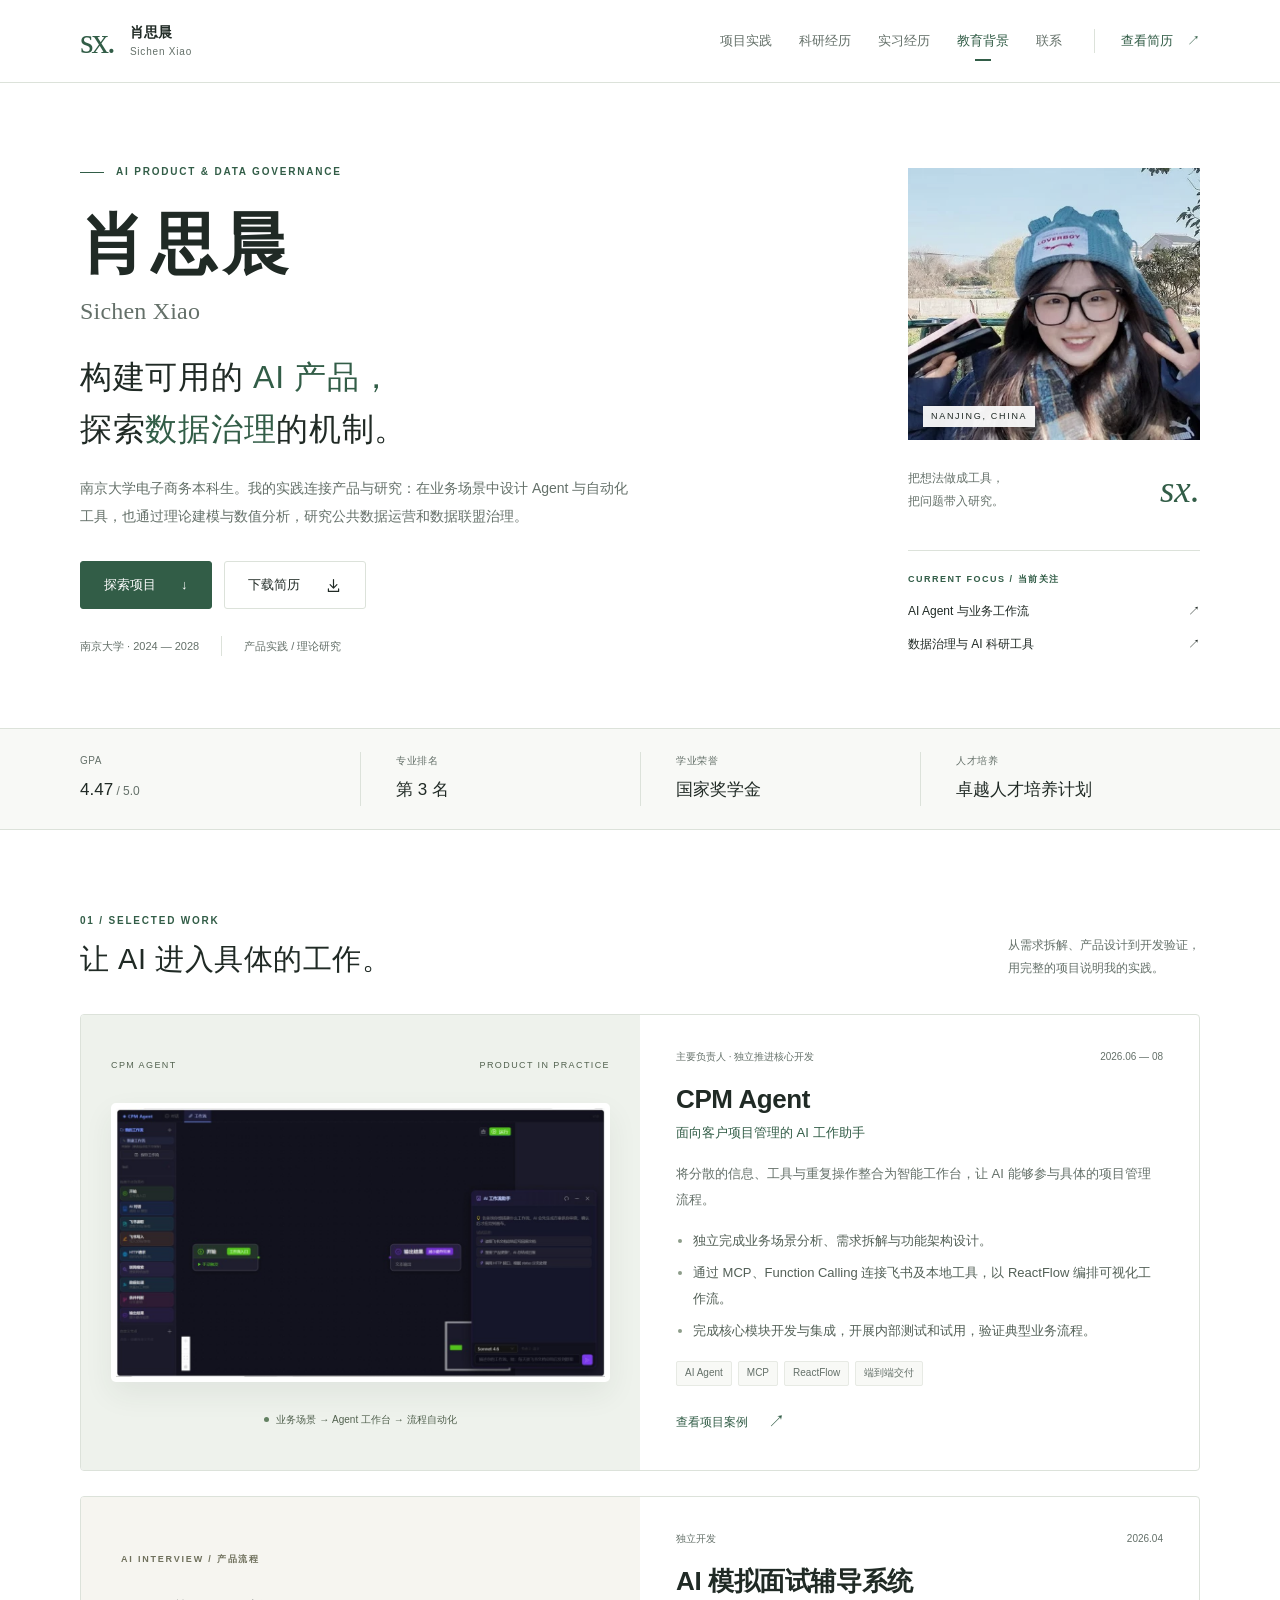
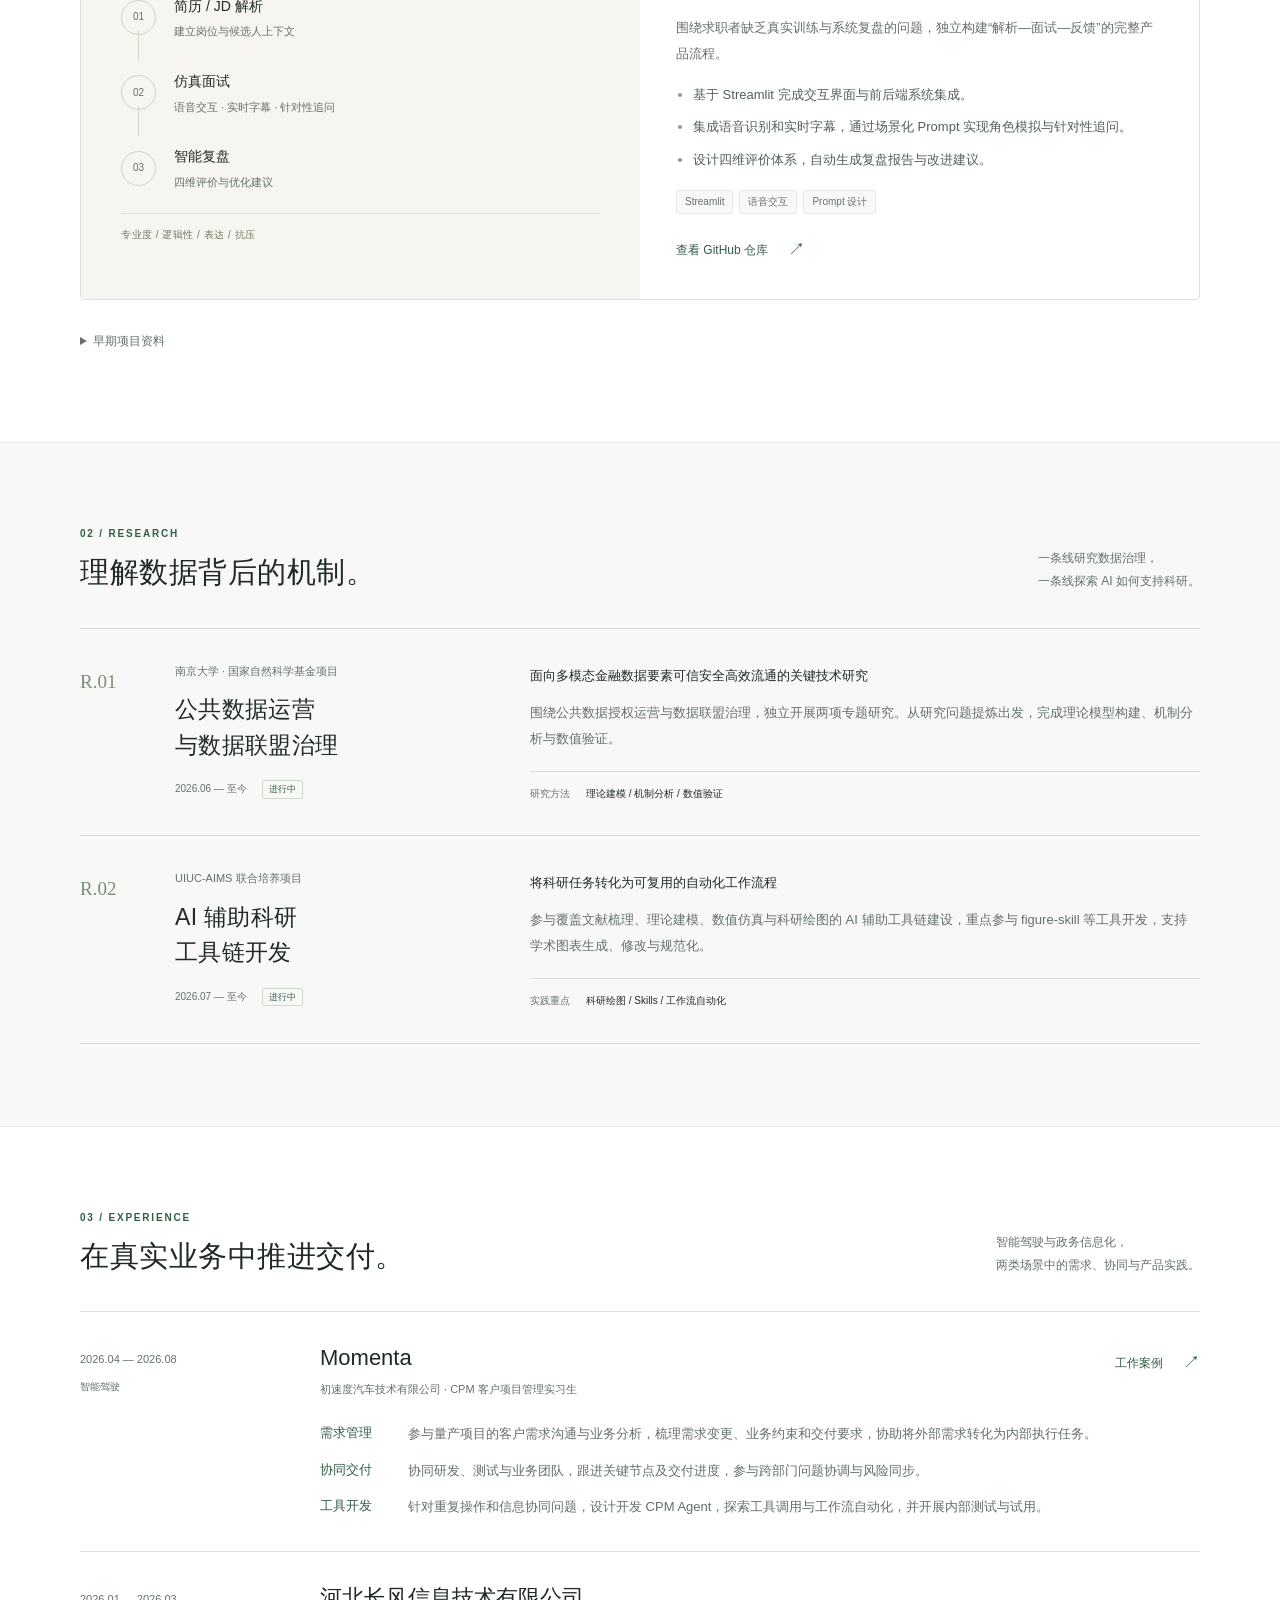
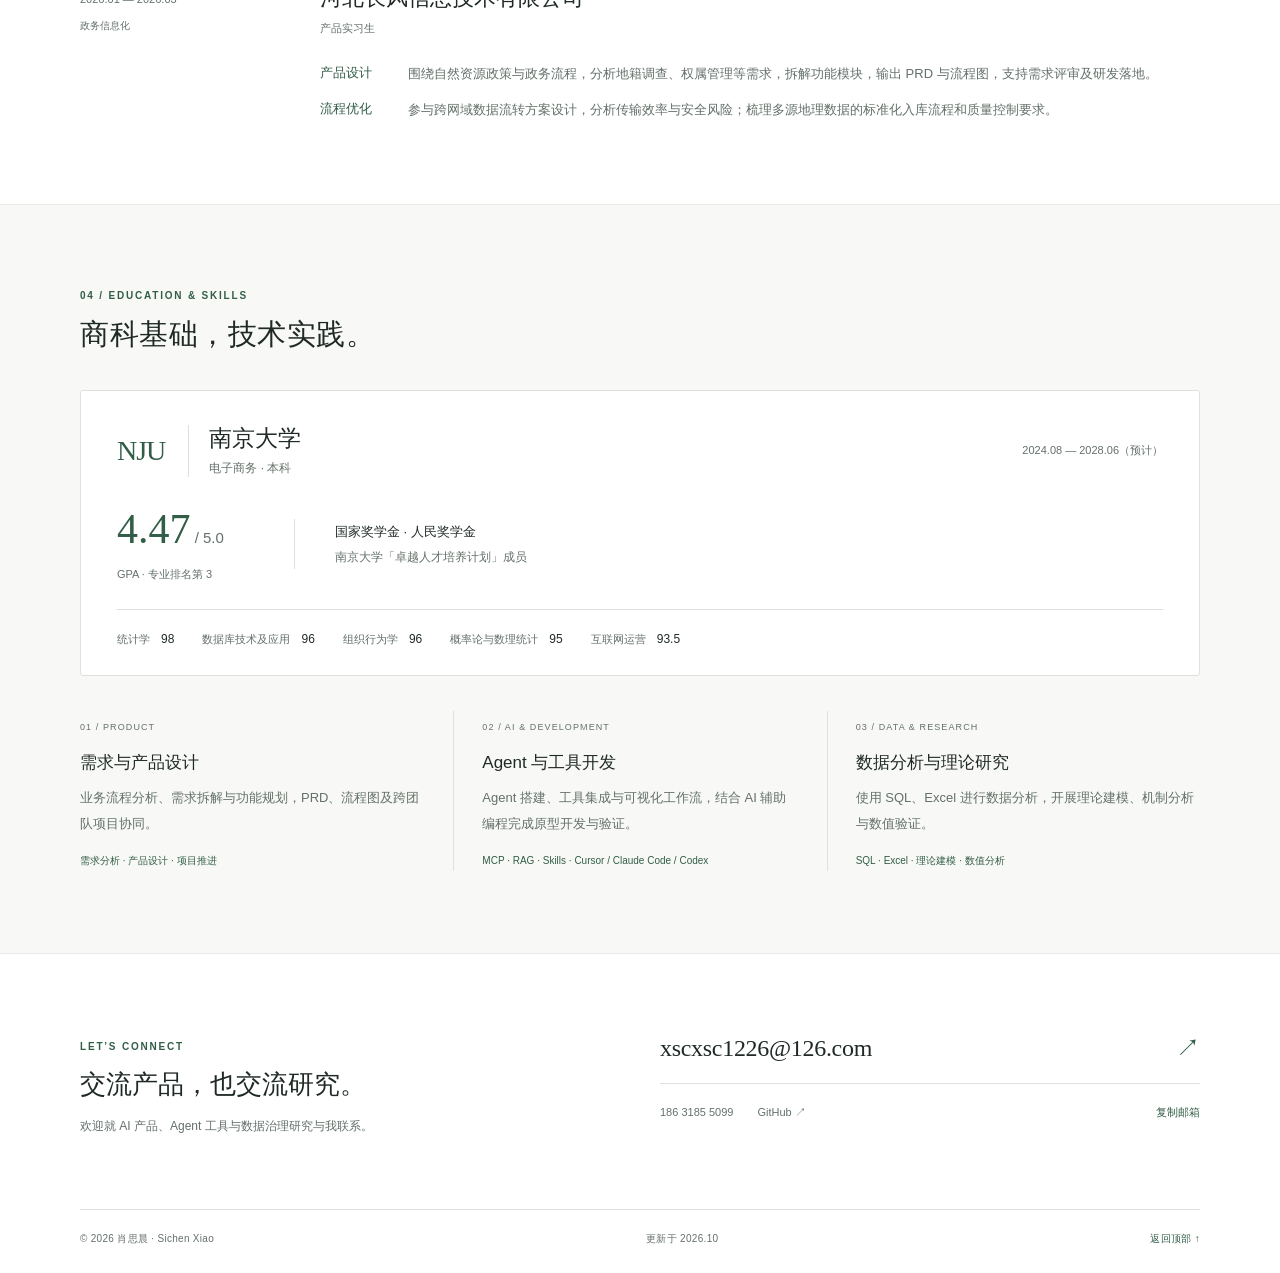
<file: index.html>
<!DOCTYPE html>
<html lang="zh-CN">
<head>
  <meta charset="UTF-8">
  <meta name="viewport" content="width=device-width, initial-scale=1.0">
  <meta name="theme-color" content="#f8f9f6">
  <title>肖思晨 Sichen Xiao · AI 产品与数据治理研究</title>
  <meta name="description" content="肖思晨，南京大学电子商务本科生。关注 AI 产品、Agent 工作流与数据治理，分享 CPM Agent、AI 模拟面试系统及科研实践。">
  <link rel="canonical" href="https://www.xiaosc.asia/">
  <meta property="og:type" content="website">
  <meta property="og:locale" content="zh_CN">
  <meta property="og:title" content="肖思晨 Sichen Xiao · AI 产品与数据治理研究">
  <meta property="og:description" content="从业务问题出发，构建可用的 AI 工具；从数据治理出发，理解机制与决策。">
  <meta property="og:url" content="https://www.xiaosc.asia/">
  <meta property="og:image" content="https://www.xiaosc.asia/assets/portrait.webp">
  <link rel="icon" href="./assets/favicon.svg" type="image/svg+xml">
  <link rel="stylesheet" href="./assets/site.css">
  <script src="./assets/site.js" defer></script>
</head>
<body id="top">
  <a class="skip-link" href="#main">跳至主要内容</a>
  <header class="site-header">
    <nav class="container nav" aria-label="主导航">
      <a class="brand" href="#top" aria-label="肖思晨，返回首页顶部"><span class="brand-mark" aria-hidden="true">sx.</span><span>肖思晨<span class="brand-en">Sichen Xiao</span></span></a>
      <button class="menu-toggle" type="button" aria-label="展开导航菜单" aria-controls="nav-links" aria-expanded="false"><span>菜单</span><svg aria-hidden="true" viewBox="0 0 20 20"><path d="M3 6h14M3 14h14"/></svg></button>
      <div class="nav-links" id="nav-links"><a href="#projects">项目实践</a><a href="#research">科研经历</a><a href="#experience">实习经历</a><a href="#education">教育背景</a><a href="#contact">联系</a></div>
      <a class="nav-resume" href="./viewer-resume.html">查看简历 <span aria-hidden="true">↗</span></a>
    </nav>
  </header>
  <main id="main">
    <section class="hero container" aria-labelledby="hero-title">
      <div class="hero-copy">
        <p class="eyebrow"><span class="small-line" aria-hidden="true"></span> AI PRODUCT &amp; DATA GOVERNANCE</p>
        <h1 id="hero-title">肖思晨<span class="hero-name-en">Sichen Xiao</span></h1>
        <p class="hero-statement">构建可用的 <span>AI 产品，</span><br>探索<span>数据治理</span>的机制。</p>
        <p class="hero-description">南京大学电子商务本科生。我的实践连接产品与研究：在业务场景中设计 Agent 与自动化工具，也通过理论建模与数值分析，研究公共数据运营和数据联盟治理。</p>
        <div class="hero-actions"><a class="button button-primary" href="#projects">探索项目 <span aria-hidden="true">↓</span></a><a class="button button-secondary" href="./xsc-resume.pdf" download="肖思晨-简历.pdf">下载简历 <svg aria-hidden="true" viewBox="0 0 20 20"><path d="M10 3v10m-4-4 4 4 4-4M4 14v3h12v-3"/></svg></a></div>
        <div class="hero-footnote"><span>南京大学 · 2024 — 2028</span><span>产品实践 / 理论研究</span></div>
      </div>
      <aside class="profile" aria-label="个人照片与当前关注">
        <div class="portrait-wrap"><img class="portrait" src="./assets/portrait.webp" alt="肖思晨的户外个人照片" width="720" height="405" fetchpriority="high"><span class="portrait-label">NANJING, CHINA</span></div>
        <div class="profile-caption"><span>把想法做成工具，<br>把问题带入研究。</span><span class="profile-monogram" aria-hidden="true">sx.</span></div>
        <div class="current-focus"><p class="eyebrow">CURRENT FOCUS / 当前关注</p><a href="#projects"><span>AI Agent 与业务工作流</span><span aria-hidden="true">↗</span></a><a href="#research"><span>数据治理与 AI 科研工具</span><span aria-hidden="true">↗</span></a></div>
      </aside>
    </section>
    <div class="academic-strip"><div class="container academic-strip-inner"><div><span class="strip-label">GPA</span><strong>4.47<span> / 5.0</span></strong></div><div><span class="strip-label">专业排名</span><strong>第 3 名</strong></div><div><span class="strip-label">学业荣誉</span><strong>国家奖学金</strong></div><div><span class="strip-label">人才培养</span><strong>卓越人才培养计划</strong></div></div></div>

    <section class="section container" id="projects" aria-labelledby="projects-title">
      <div class="section-heading"><div><p class="eyebrow">01 / SELECTED WORK</p><h2 id="projects-title">让 AI 进入具体的工作。</h2></div><p class="section-intro">从需求拆解、产品设计到开发验证，<br>用完整的项目说明我的实践。</p></div>
      <article class="featured-project">
        <div class="project-visual"><div class="visual-topline"><span>CPM AGENT</span><span>PRODUCT IN PRACTICE</span></div><a href="./viewer-momenta.html" class="screenshot-link" aria-label="查看 CPM Agent 项目案例"><img src="./assets/momenta/cpm-agent-workflow.png" alt="CPM Agent 的可视化工作流编排界面" width="1024" height="562" loading="lazy"></a><div class="visual-caption"><span class="caption-dot" aria-hidden="true"></span>业务场景 → Agent 工作台 → 流程自动化</div></div>
        <div class="project-copy"><div class="project-meta"><span>主要负责人 · 独立推进核心开发</span><time>2026.06 — 08</time></div><h3>CPM Agent</h3><p class="project-subtitle">面向客户项目管理的 AI 工作助手</p><p class="project-description">将分散的信息、工具与重复操作整合为智能工作台，让 AI 能够参与具体的项目管理流程。</p><ul class="project-points"><li>独立完成业务场景分析、需求拆解与功能架构设计。</li><li>通过 MCP、Function Calling 连接飞书及本地工具，以 ReactFlow 编排可视化工作流。</li><li>完成核心模块开发与集成，开展内部测试和试用，验证典型业务流程。</li></ul><div class="tags"><span>AI Agent</span><span>MCP</span><span>ReactFlow</span><span>端到端交付</span></div><a class="text-link" href="./viewer-momenta.html">查看项目案例 <span aria-hidden="true">↗</span></a></div>
      </article>
      <article class="secondary-project">
        <div class="interview-visual" aria-label="AI 模拟面试系统产品流程示意"><p class="eyebrow">AI INTERVIEW / 产品流程</p><ol class="interview-flow"><li><span class="flow-number">01</span><div><strong>简历 / JD 解析</strong><span>建立岗位与候选人上下文</span></div></li><li><span class="flow-number">02</span><div><strong>仿真面试</strong><span>语音交互 · 实时字幕 · 针对性追问</span></div></li><li><span class="flow-number">03</span><div><strong>智能复盘</strong><span>四维评价与优化建议</span></div></li></ol><p class="flow-footnote">专业度 / 逻辑性 / 表达 / 抗压</p></div>
        <div class="project-copy"><div class="project-meta"><span>独立开发</span><time>2026.04</time></div><h3>AI 模拟面试辅导系统</h3><p class="project-description">围绕求职者缺乏真实训练与系统复盘的问题，独立构建“解析—面试—反馈”的完整产品流程。</p><ul class="project-points"><li>基于 Streamlit 完成交互界面与前后端系统集成。</li><li>集成语音识别和实时字幕，通过场景化 Prompt 实现角色模拟与针对性追问。</li><li>设计四维评价体系，自动生成复盘报告与改进建议。</li></ul><div class="tags"><span>Streamlit</span><span>语音交互</span><span>Prompt 设计</span></div><a class="text-link" href="https://github.com/xscxsc1226-cyber/faceAI" target="_blank" rel="noopener noreferrer">查看 GitHub 仓库 <span aria-hidden="true">↗</span></a></div>
      </article>
      <details class="project-archive"><summary>早期项目资料</summary><div><a href="./viewer-zhirun.html">智润农芯 · 产品方案 <span aria-hidden="true">↗</span></a><a href="https://narratiooo.streamlit.app" target="_blank" rel="noopener noreferrer">垂直领域 AI 虚拟伙伴 · 在线体验 <span aria-hidden="true">↗</span></a></div></details>
    </section>

    <section class="research-section" id="research" aria-labelledby="research-title"><div class="section container">
      <div class="section-heading"><div><p class="eyebrow">02 / RESEARCH</p><h2 id="research-title">理解数据背后的机制。</h2></div><p class="section-intro">一条线研究数据治理，<br>一条线探索 AI 如何支持科研。</p></div>
      <article class="research-row"><div class="research-index" aria-hidden="true">R.01</div><div class="research-title-group"><p class="research-affiliation">南京大学 · 国家自然科学基金项目</p><h3>公共数据运营<br>与数据联盟治理</h3><div class="research-date"><time>2026.06 — 至今</time><span class="status-label">进行中</span></div></div><div class="research-body"><p class="research-project-name">面向多模态金融数据要素可信安全高效流通的关键技术研究</p><p>围绕公共数据授权运营与数据联盟治理，独立开展两项专题研究。从研究问题提炼出发，完成理论模型构建、机制分析与数值验证。</p><div class="research-method"><span>研究方法</span><p>理论建模 / 机制分析 / 数值验证</p></div></div></article>
      <article class="research-row"><div class="research-index" aria-hidden="true">R.02</div><div class="research-title-group"><p class="research-affiliation">UIUC-AIMS 联合培养项目</p><h3>AI 辅助科研<br>工具链开发</h3><div class="research-date"><time>2026.07 — 至今</time><span class="status-label">进行中</span></div></div><div class="research-body"><p class="research-project-name">将科研任务转化为可复用的自动化工作流程</p><p>参与覆盖文献梳理、理论建模、数值仿真与科研绘图的 AI 辅助工具链建设，重点参与 figure-skill 等工具开发，支持学术图表生成、修改与规范化。</p><div class="research-method"><span>实践重点</span><p>科研绘图 / Skills / 工作流自动化</p></div></div></article>
    </div></section>

    <section class="section container" id="experience" aria-labelledby="experience-title">
      <div class="section-heading"><div><p class="eyebrow">03 / EXPERIENCE</p><h2 id="experience-title">在真实业务中推进交付。</h2></div><p class="section-intro">智能驾驶与政务信息化，<br>两类场景中的需求、协同与产品实践。</p></div>
      <article class="experience-row"><div class="experience-period"><time>2026.04 — 2026.08</time><span>智能驾驶</span></div><div class="experience-main"><div class="experience-heading"><div><h3>Momenta</h3><p>初速度汽车技术有限公司 · CPM 客户项目管理实习生</p></div><a class="text-link" href="./viewer-momenta.html">工作案例 <span aria-hidden="true">↗</span></a></div><dl class="experience-details"><div><dt>需求管理</dt><dd>参与量产项目的客户需求沟通与业务分析，梳理需求变更、业务约束和交付要求，协助将外部需求转化为内部执行任务。</dd></div><div><dt>协同交付</dt><dd>协同研发、测试与业务团队，跟进关键节点及交付进度，参与跨部门问题协调与风险同步。</dd></div><div><dt>工具开发</dt><dd>针对重复操作和信息协同问题，设计开发 CPM Agent，探索工具调用与工作流自动化，并开展内部测试与试用。</dd></div></dl></div></article>
      <article class="experience-row"><div class="experience-period"><time>2026.01 — 2026.03</time><span>政务信息化</span></div><div class="experience-main"><div class="experience-heading"><div><h3>河北长风信息技术有限公司</h3><p>产品实习生</p></div></div><dl class="experience-details"><div><dt>产品设计</dt><dd>围绕自然资源政策与政务流程，分析地籍调查、权属管理等需求，拆解功能模块，输出 PRD 与流程图，支持需求评审及研发落地。</dd></div><div><dt>流程优化</dt><dd>参与跨网域数据流转方案设计，分析传输效率与安全风险；梳理多源地理数据的标准化入库流程和质量控制要求。</dd></div></dl></div></article>
    </section>

    <section class="education-section" id="education" aria-labelledby="education-title"><div class="section container">
      <div class="section-heading"><div><p class="eyebrow">04 / EDUCATION &amp; SKILLS</p><h2 id="education-title">商科基础，技术实践。</h2></div></div>
      <div class="education-panel"><div class="school-details"><span class="school-abbr" aria-hidden="true">NJU</span><div><h3>南京大学</h3><p>电子商务 · 本科</p></div><time>2024.08 — 2028.06（预计）</time></div><div class="education-content"><div class="education-result"><strong>4.47<span> / 5.0</span></strong><span>GPA · 专业排名第 3</span></div><div class="education-honors"><p>国家奖学金 · 人民奖学金</p><p>南京大学「卓越人才培养计划」成员</p></div></div><div class="course-list" aria-label="核心课程成绩"><span>统计学 <strong>98</strong></span><span>数据库技术及应用 <strong>96</strong></span><span>组织行为学 <strong>96</strong></span><span>概率论与数理统计 <strong>95</strong></span><span>互联网运营 <strong>93.5</strong></span></div></div>
      <div class="skills-grid"><article><span class="skill-index">01 / PRODUCT</span><h3>需求与产品设计</h3><p>业务流程分析、需求拆解与功能规划，PRD、流程图及跨团队项目协同。</p><p class="skill-tools">需求分析 · 产品设计 · 项目推进</p></article><article><span class="skill-index">02 / AI &amp; DEVELOPMENT</span><h3>Agent 与工具开发</h3><p>Agent 搭建、工具集成与可视化工作流，结合 AI 辅助编程完成原型开发与验证。</p><p class="skill-tools">MCP · RAG · Skills · Cursor / Claude Code / Codex</p></article><article><span class="skill-index">03 / DATA &amp; RESEARCH</span><h3>数据分析与理论研究</h3><p>使用 SQL、Excel 进行数据分析，开展理论建模、机制分析与数值验证。</p><p class="skill-tools">SQL · Excel · 理论建模 · 数值分析</p></article></div>
    </div></section>
    <section class="contact-section container" id="contact" aria-labelledby="contact-title"><div class="contact-copy"><p class="eyebrow">LET’S CONNECT</p><h2 id="contact-title">交流产品，也交流研究。</h2><p>欢迎就 AI 产品、Agent 工具与数据治理研究与我联系。</p></div><div class="contact-links"><a class="contact-email" href="mailto:xscxsc1226@126.com">xscxsc1226@126.com <span aria-hidden="true">↗</span></a><div class="contact-secondary"><a href="tel:+8618631855099">186 3185 5099</a><a href="https://github.com/xscxsc1226-cyber" target="_blank" rel="noopener noreferrer">GitHub <span aria-hidden="true">↗</span></a><button type="button" class="copy-email" data-copy-email="xscxsc1226@126.com">复制邮箱</button></div><span class="copy-status" role="status" aria-live="polite"></span></div></section>
  </main>
  <footer class="site-footer container"><p>© 2026 肖思晨 · Sichen Xiao</p><p>更新于 <time datetime="2026-10-10">2026.10</time></p><a href="#top">返回顶部 <span aria-hidden="true">↑</span></a></footer>
</body>
</html>
</file>
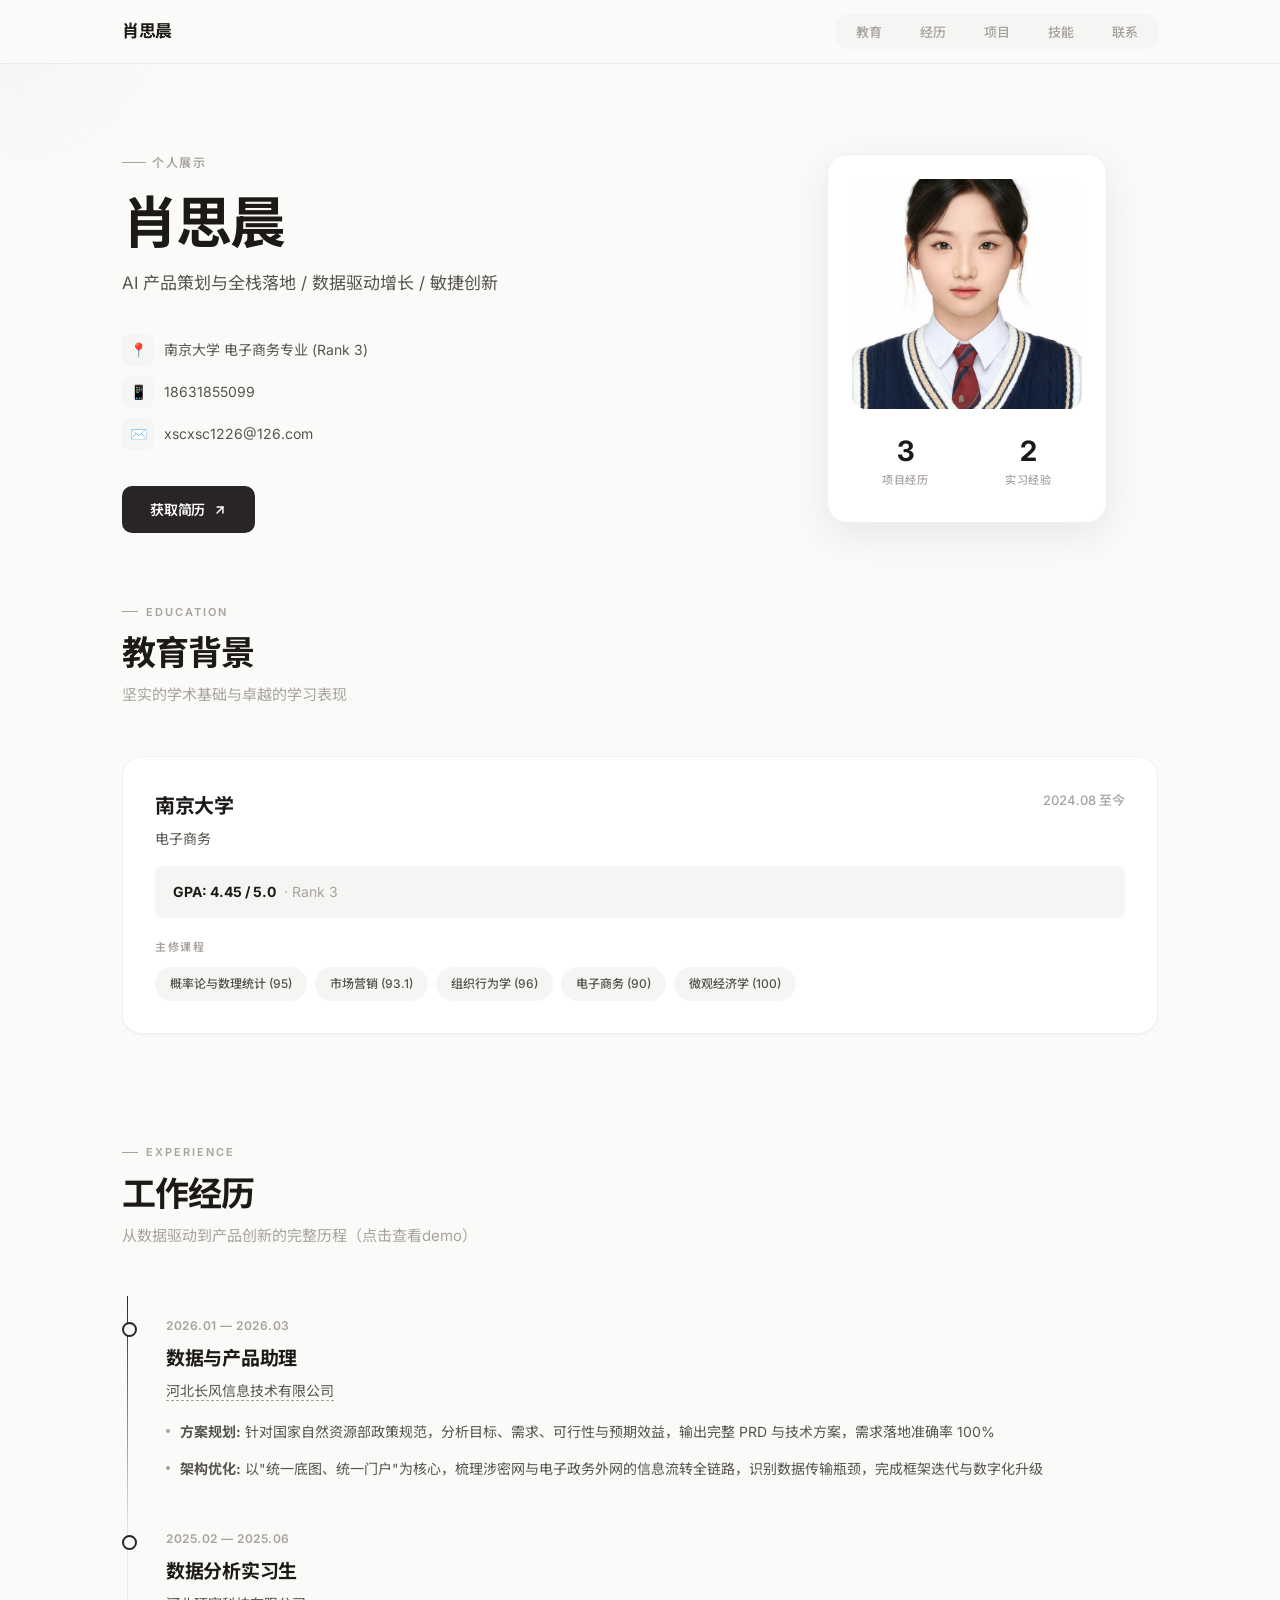
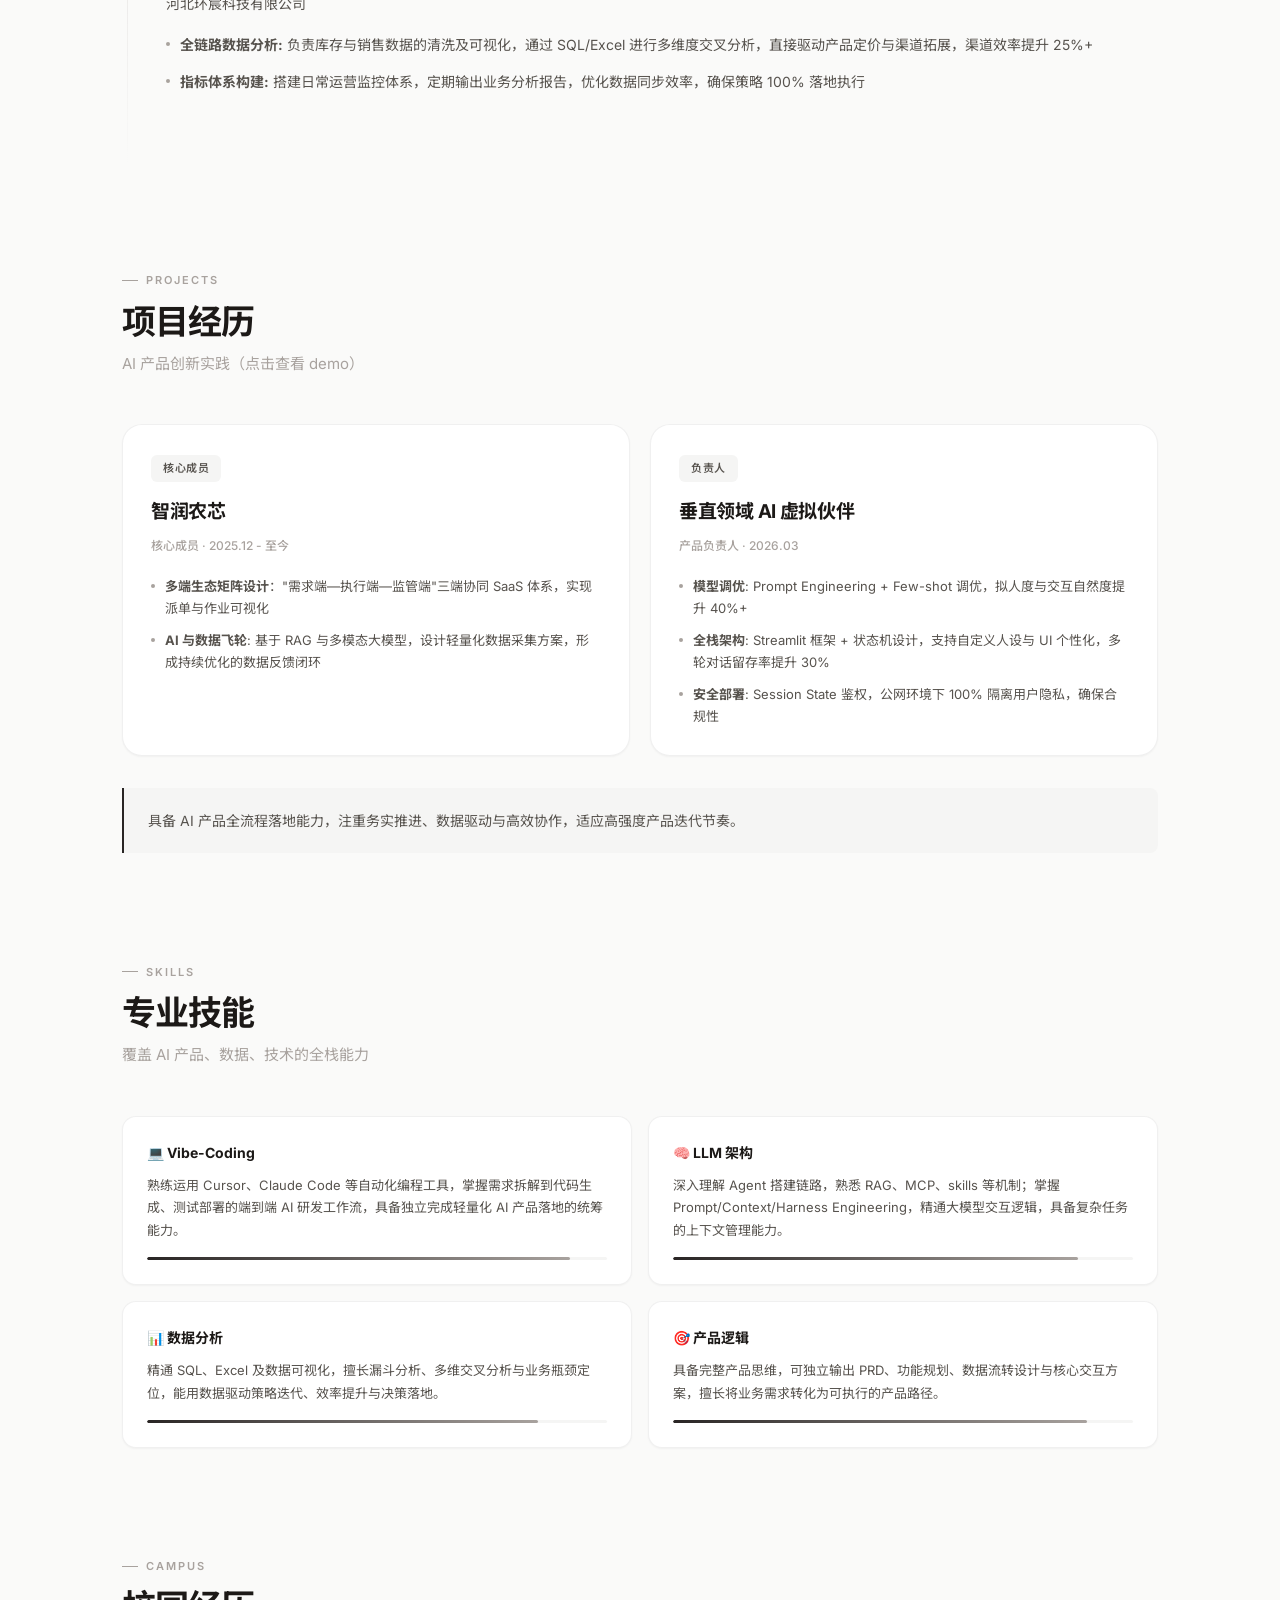
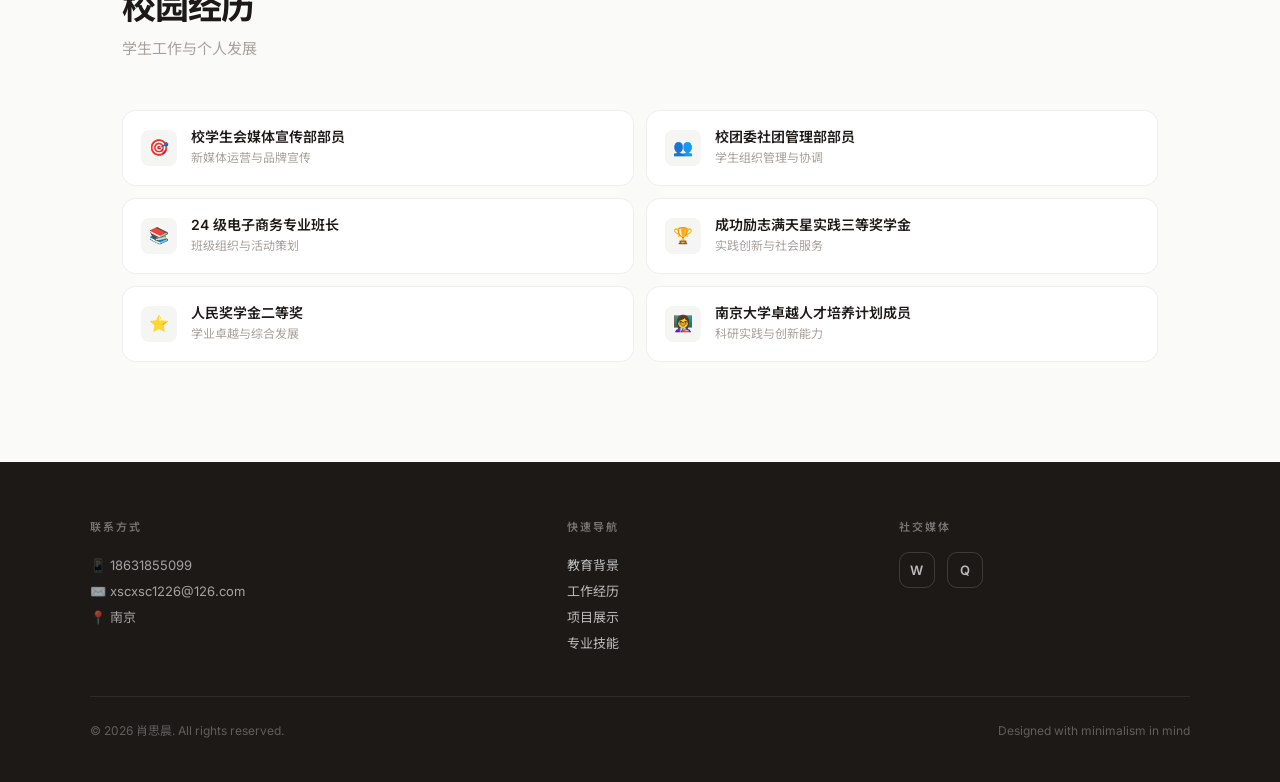
<file: resume.html>
<!DOCTYPE html>
<html lang="zh-CN">
<head>
    <meta charset="UTF-8">
    <meta name="viewport" content="width=device-width, initial-scale=1.0">
    <title>肖思晨 - 个人履历</title>
    <link href="https://fonts.googleapis.com/css2?family=Inter:wght@300;400;500;600;700&family=Noto+Sans+SC:wght@300;400;500;700&display=swap" rel="stylesheet">
    <style>
        :root {
            --bg: #fafaf9;
            --bg-card: #ffffff;
            --bg-subtle: #f5f5f4;
            --bg-muted: #e7e5e4;
            --text-primary: #1c1917;
            --text-secondary: #57534e;
            --text-muted: #a8a29e;
            --accent: #292524;
            --accent-light: #44403c;
            --border: rgba(0,0,0,0.06);
            --shadow-sm: 0 1px 2px rgba(0,0,0,0.04);
            --shadow-md: 0 4px 16px rgba(0,0,0,0.06);
            --shadow-lg: 0 12px 40px rgba(0,0,0,0.08);
            --shadow-xl: 0 20px 60px rgba(0,0,0,0.1);
            --radius-sm: 8px;
            --radius-md: 14px;
            --radius-lg: 20px;
            --radius-xl: 28px;
            --transition-fast: 0.2s cubic-bezier(0.4, 0, 0.2, 1);
            --transition-smooth: 0.4s cubic-bezier(0.16, 1, 0.3, 1);
            --transition-spring: 0.5s cubic-bezier(0.34, 1.56, 0.64, 1);
        }

        * {
            margin: 0;
            padding: 0;
            box-sizing: border-box;
        }

        html {
            scroll-behavior: smooth;
            font-size: 16px;
        }

        body {
            font-family: 'Inter', 'Noto Sans SC', -apple-system, BlinkMacSystemFont, sans-serif;
            background: var(--bg);
            color: var(--text-primary);
            line-height: 1.7;
            overflow-x: hidden;
            -webkit-font-smoothing: antialiased;
            -moz-osx-font-smoothing: grayscale;
        }

        ::selection {
            background: var(--accent);
            color: #fff;
        }

        /* ===== Page Progress Bar ===== */
        .progress-bar {
            position: fixed;
            top: 0;
            left: 0;
            height: 2px;
            background: linear-gradient(90deg, var(--accent), var(--text-muted));
            z-index: 200;
            transition: width 0.1s linear;
            will-change: width;
        }

        /* ===== Header & Navigation ===== */
        header {
            position: sticky;
            top: 0;
            background: rgba(250, 250, 249, 0.8);
            backdrop-filter: blur(20px) saturate(180%);
            -webkit-backdrop-filter: blur(20px) saturate(180%);
            border-bottom: 1px solid var(--border);
            z-index: 100;
            transition: box-shadow var(--transition-fast);
        }

        header.scrolled {
            box-shadow: 0 1px 12px rgba(0,0,0,0.06);
        }

        nav {
            max-width: 1100px;
            margin: 0 auto;
            padding: 14px 32px;
            display: flex;
            justify-content: space-between;
            align-items: center;
        }

        .logo {
            font-size: 17px;
            font-weight: 700;
            letter-spacing: -0.3px;
            color: var(--text-primary);
        }

        .nav-links {
            display: flex;
            gap: 6px;
            list-style: none;
            background: var(--bg-subtle);
            padding: 4px;
            border-radius: 12px;
        }

        .nav-links a {
            text-decoration: none;
            color: var(--text-muted);
            font-size: 13px;
            font-weight: 500;
            padding: 6px 16px;
            border-radius: 8px;
            transition: all var(--transition-fast);
            position: relative;
        }

        .nav-links a:hover {
            color: var(--text-primary);
        }

        .nav-links a.active {
            color: var(--text-primary);
            background: var(--bg-card);
            box-shadow: var(--shadow-sm);
        }

        .menu-toggle {
            display: none;
            background: none;
            border: none;
            cursor: pointer;
            padding: 8px;
            border-radius: 8px;
            transition: background var(--transition-fast);
        }

        .menu-toggle:hover {
            background: var(--bg-subtle);
        }

        .menu-toggle span {
            display: block;
            width: 18px;
            height: 2px;
            background: var(--text-primary);
            margin: 4px 0;
            border-radius: 1px;
            transition: all var(--transition-smooth);
        }

        .menu-toggle.open span:nth-child(1) { transform: rotate(45deg) translate(3px, 3px); }
        .menu-toggle.open span:nth-child(2) { opacity: 0; }
        .menu-toggle.open span:nth-child(3) { transform: rotate(-45deg) translate(4px, -4px); }

        /* ===== Hero Section ===== */
        .hero {
            max-width: 1100px;
            margin: 0 auto;
            padding: 80px 32px 60px;
            display: grid;
            grid-template-columns: 1.2fr 0.8fr;
            gap: 80px;
            align-items: center;
        }

        .hero-content {
            opacity: 0;
            transform: translateY(24px);
            animation: revealUp 0.8s cubic-bezier(0.16, 1, 0.3, 1) 0.1s forwards;
        }

        .hero-label {
            display: inline-flex;
            align-items: center;
            gap: 6px;
            font-size: 12px;
            font-weight: 600;
            color: var(--text-muted);
            text-transform: uppercase;
            letter-spacing: 1.5px;
            margin-bottom: 20px;
        }

        .hero-label::before {
            content: '';
            width: 24px;
            height: 1px;
            background: var(--text-muted);
        }

        .hero-content h1 {
            font-size: 56px;
            font-weight: 700;
            line-height: 1.1;
            margin-bottom: 16px;
            color: var(--text-primary);
            letter-spacing: -2px;
        }

        .hero-subtitle {
            font-size: 17px;
            color: var(--text-secondary);
            margin-bottom: 36px;
            font-weight: 400;
            line-height: 1.6;
        }

        .hero-info {
            display: flex;
            flex-direction: column;
            gap: 10px;
            margin-bottom: 36px;
        }

        .info-item {
            display: flex;
            align-items: center;
            gap: 10px;
            font-size: 14px;
            color: var(--text-secondary);
        }

        .info-icon {
            width: 32px;
            height: 32px;
            display: flex;
            align-items: center;
            justify-content: center;
            font-size: 14px;
            background: var(--bg-subtle);
            border-radius: 8px;
            flex-shrink: 0;
        }

        .cta-buttons {
            display: flex;
            gap: 12px;
        }

        .btn {
            padding: 12px 28px;
            border-radius: 10px;
            border: none;
            font-size: 14px;
            font-weight: 600;
            cursor: pointer;
            transition: all var(--transition-smooth);
            text-decoration: none;
            display: inline-flex;
            align-items: center;
            gap: 8px;
            letter-spacing: -0.2px;
        }

        .btn-primary {
            background: var(--accent);
            color: #fff;
        }

        .btn-primary:hover {
            background: var(--accent-light);
            transform: translateY(-2px);
            box-shadow: 0 8px 24px rgba(0,0,0,0.15);
        }

        .btn-primary:active {
            transform: translateY(0);
        }

        .hero-visual {
            position: relative;
            display: flex;
            justify-content: center;
            align-items: center;
            opacity: 0;
            transform: translateY(24px);
            animation: revealUp 0.8s cubic-bezier(0.16, 1, 0.3, 1) 0.3s forwards;
        }

        .profile-card {
            position: relative;
            background: var(--bg-card);
            border-radius: var(--radius-lg);
            padding: 24px;
            box-shadow: var(--shadow-lg);
            max-width: 280px;
            width: 100%;
            border: 1px solid var(--border);
            transition: transform var(--transition-smooth), box-shadow var(--transition-smooth);
        }

        .profile-card:hover {
            transform: translateY(-4px);
            box-shadow: var(--shadow-xl);
        }

        .profile-photo {
            width: 100%;
            aspect-ratio: 1;
            border-radius: var(--radius-md);
            margin-bottom: 20px;
            overflow: hidden;
            background: var(--bg-subtle);
        }

        .profile-photo img {
            width: 100%;
            height: 100%;
            object-fit: cover;
            display: block;
            transition: transform var(--transition-smooth);
        }

        .profile-card:hover .profile-photo img {
            transform: scale(1.03);
        }

        .profile-stats {
            display: grid;
            grid-template-columns: 1fr 1fr;
            gap: 16px;
        }

        .stat {
            text-align: center;
            padding: 8px 0;
        }

        .stat-number {
            font-size: 28px;
            font-weight: 700;
            color: var(--text-primary);
            letter-spacing: -1px;
            line-height: 1;
        }

        .stat-label {
            font-size: 11px;
            color: var(--text-muted);
            margin-top: 6px;
            font-weight: 500;
            letter-spacing: 0.5px;
            text-transform: uppercase;
        }

        /* ===== Main Content ===== */
        main {
            max-width: 1100px;
            margin: 0 auto;
            padding: 0 32px;
        }

        section {
            margin-bottom: 100px;
        }

        .section-header {
            margin-bottom: 48px;
        }

        .section-label {
            display: inline-flex;
            align-items: center;
            gap: 8px;
            font-size: 11px;
            font-weight: 600;
            color: var(--text-muted);
            text-transform: uppercase;
            letter-spacing: 2px;
            margin-bottom: 12px;
        }

        .section-label::before {
            content: '';
            width: 16px;
            height: 1px;
            background: var(--text-muted);
        }

        .section-title {
            font-size: 34px;
            font-weight: 700;
            color: var(--text-primary);
            letter-spacing: -1px;
            line-height: 1.2;
        }

        .section-subtitle {
            font-size: 15px;
            color: var(--text-muted);
            font-weight: 400;
            margin-top: 8px;
        }

        /* ===== Scroll Reveal ===== */
        .reveal {
            opacity: 0;
            transform: translateY(32px);
            transition: opacity 0.7s cubic-bezier(0.16, 1, 0.3, 1),
                        transform 0.7s cubic-bezier(0.16, 1, 0.3, 1);
        }

        .reveal.visible {
            opacity: 1;
            transform: translateY(0);
        }

        .reveal-stagger > * {
            opacity: 0;
            transform: translateY(24px);
            transition: opacity 0.6s cubic-bezier(0.16, 1, 0.3, 1),
                        transform 0.6s cubic-bezier(0.16, 1, 0.3, 1);
        }

        .reveal-stagger.visible > *:nth-child(1) { transition-delay: 0.05s; }
        .reveal-stagger.visible > *:nth-child(2) { transition-delay: 0.1s; }
        .reveal-stagger.visible > *:nth-child(3) { transition-delay: 0.15s; }
        .reveal-stagger.visible > *:nth-child(4) { transition-delay: 0.2s; }
        .reveal-stagger.visible > *:nth-child(5) { transition-delay: 0.25s; }
        .reveal-stagger.visible > *:nth-child(6) { transition-delay: 0.3s; }

        .reveal-stagger.visible > * {
            opacity: 1;
            transform: translateY(0);
        }

        /* ===== Education Section ===== */
        .education-card {
            background: var(--bg-card);
            padding: 32px;
            border-radius: var(--radius-lg);
            border: 1px solid var(--border);
            box-shadow: var(--shadow-sm);
            transition: all var(--transition-smooth);
        }

        .education-card:hover {
            box-shadow: var(--shadow-md);
            border-color: rgba(0,0,0,0.1);
        }

        .education-header {
            display: flex;
            justify-content: space-between;
            align-items: start;
            margin-bottom: 16px;
        }

        .education-school {
            font-size: 20px;
            font-weight: 700;
            color: var(--text-primary);
            letter-spacing: -0.3px;
        }

        .education-major {
            font-size: 14px;
            color: var(--text-secondary);
            margin-top: 4px;
        }

        .education-date {
            font-size: 13px;
            color: var(--text-muted);
            font-weight: 500;
            white-space: nowrap;
        }

        .education-gpa {
            background: var(--bg-subtle);
            padding: 14px 18px;
            border-radius: var(--radius-sm);
            margin: 16px 0;
            font-size: 14px;
            color: var(--text-secondary);
            display: flex;
            align-items: center;
            gap: 8px;
        }

        .education-gpa strong {
            color: var(--text-primary);
        }

        .courses {
            margin-top: 20px;
        }

        .courses-label {
            font-size: 11px;
            color: var(--text-muted);
            font-weight: 600;
            text-transform: uppercase;
            letter-spacing: 1.5px;
            margin-bottom: 10px;
        }

        .course-list {
            display: flex;
            flex-wrap: wrap;
            gap: 8px;
        }

        .course-tag {
            background: var(--bg-subtle);
            padding: 6px 14px;
            border-radius: 20px;
            font-size: 12px;
            color: var(--text-secondary);
            font-weight: 500;
            transition: all var(--transition-fast);
            border: 1px solid transparent;
        }

        .course-tag:hover {
            background: var(--bg-card);
            border-color: var(--border);
            color: var(--text-primary);
            transform: translateY(-1px);
            box-shadow: var(--shadow-sm);
        }

        /* ===== Work Experience ===== */
        .timeline {
            position: relative;
            padding: 20px 0;
        }

        .timeline::before {
            content: '';
            position: absolute;
            left: 5px;
            top: 0;
            bottom: 0;
            width: 1px;
            background: linear-gradient(to bottom, var(--accent), var(--bg-muted), transparent);
        }

        .work-item {
            margin-bottom: 48px;
            padding-left: 44px;
            position: relative;
        }

        .work-item::before {
            content: '';
            position: absolute;
            left: 0;
            top: 6px;
            width: 11px;
            height: 11px;
            background: var(--bg);
            border-radius: 50%;
            border: 2px solid var(--accent);
            transition: all var(--transition-fast);
        }

        .work-item:hover::before {
            background: var(--accent);
            box-shadow: 0 0 0 4px rgba(41, 37, 36, 0.1);
        }

        .work-date {
            font-size: 12px;
            color: var(--text-muted);
            font-weight: 600;
            margin-bottom: 6px;
            letter-spacing: 0.5px;
        }

        .work-title {
            font-size: 19px;
            font-weight: 700;
            color: var(--text-primary);
            margin-bottom: 4px;
            letter-spacing: -0.3px;
        }

        .work-company {
            font-size: 14px;
            color: var(--text-secondary);
            margin-bottom: 16px;
        }

        .link-inline {
            color: inherit;
            text-decoration: none;
            cursor: pointer;
            transition: color var(--transition-fast);
            border-bottom: 1px dashed var(--text-muted);
            padding-bottom: 1px;
        }

        .link-inline:hover {
            color: var(--text-primary);
            border-bottom-color: var(--text-primary);
            border-bottom-style: solid;
        }

        .work-description {
            font-size: 14px;
            color: var(--text-secondary);
            line-height: 1.8;
        }

        .achievement {
            display: flex;
            gap: 10px;
            margin-bottom: 12px;
            align-items: flex-start;
        }

        .achievement::before {
            content: '';
            width: 4px;
            height: 4px;
            background: var(--text-muted);
            border-radius: 50%;
            flex-shrink: 0;
            margin-top: 10px;
        }

        /* ===== Projects ===== */
        .projects-grid {
            display: grid;
            grid-template-columns: repeat(auto-fit, minmax(340px, 1fr));
            gap: 20px;
        }

        .project-card {
            background: var(--bg-card);
            border-radius: var(--radius-lg);
            padding: 0;
            border: 1px solid var(--border);
            box-shadow: var(--shadow-sm);
            transition: all var(--transition-smooth);
            position: relative;
            overflow: hidden;
        }

        .project-card-link {
            text-decoration: none;
            color: inherit;
            display: block;
            padding: 28px;
        }

        .project-card::before {
            content: '';
            position: absolute;
            top: 0;
            left: 0;
            right: 0;
            height: 2px;
            background: linear-gradient(90deg, var(--accent) 0%, transparent 100%);
            opacity: 0;
            transition: opacity var(--transition-fast);
        }

        .project-card:hover {
            box-shadow: var(--shadow-lg);
            transform: translateY(-4px);
            border-color: rgba(0,0,0,0.1);
        }

        .project-card:hover::before {
            opacity: 1;
        }

        .project-badge {
            display: inline-block;
            background: var(--bg-subtle);
            color: var(--text-secondary);
            padding: 4px 12px;
            border-radius: 6px;
            font-size: 11px;
            font-weight: 600;
            margin-bottom: 14px;
            letter-spacing: 0.5px;
        }

        .project-title {
            font-size: 19px;
            font-weight: 700;
            color: var(--text-primary);
            margin-bottom: 8px;
            letter-spacing: -0.3px;
        }

        .project-role {
            font-size: 12px;
            color: var(--text-muted);
            font-weight: 500;
            margin-bottom: 18px;
        }

        .project-highlights {
            display: flex;
            flex-direction: column;
            gap: 10px;
        }

        .highlight {
            display: flex;
            gap: 10px;
            align-items: flex-start;
            font-size: 13px;
            color: var(--text-secondary);
            line-height: 1.7;
        }

        .highlight::before {
            content: '';
            width: 4px;
            height: 4px;
            background: var(--text-muted);
            border-radius: 50%;
            flex-shrink: 0;
            margin-top: 9px;
        }

        /* ===== Quote ===== */
        .quote-block {
            border-left: 2px solid var(--accent);
            padding: 20px 24px;
            margin: 32px 0 0;
            background: var(--bg-subtle);
            border-radius: 0 var(--radius-sm) var(--radius-sm) 0;
            font-size: 14px;
            color: var(--text-secondary);
            line-height: 1.8;
            font-weight: 400;
        }

        /* ===== Skills ===== */
        .skills-grid {
            display: grid;
            grid-template-columns: repeat(2, 1fr);
            gap: 16px;
        }

        .skill-card {
            background: var(--bg-card);
            padding: 24px;
            border-radius: var(--radius-md);
            border: 1px solid var(--border);
            box-shadow: var(--shadow-sm);
            transition: all var(--transition-smooth);
            position: relative;
        }

        .skill-card:hover {
            box-shadow: var(--shadow-md);
            border-color: rgba(0,0,0,0.1);
            transform: translateY(-2px);
        }

        .skill-category {
            font-size: 14px;
            font-weight: 700;
            color: var(--text-primary);
            margin-bottom: 10px;
            display: flex;
            align-items: center;
            gap: 8px;
        }

        .skill-description {
            font-size: 13px;
            color: var(--text-secondary);
            line-height: 1.7;
        }

        .skill-level {
            margin-top: 16px;
            height: 3px;
            background: var(--bg-subtle);
            border-radius: 2px;
            overflow: hidden;
        }

        .skill-level-bar {
            height: 100%;
            background: linear-gradient(90deg, var(--accent), var(--text-muted));
            border-radius: 2px;
            transition: width 1.4s cubic-bezier(0.16, 1, 0.3, 1);
            width: 0;
        }

        .skill-level-bar.animate {
            width: var(--level);
        }

        /* ===== Campus ===== */
        .campus-grid {
            display: grid;
            grid-template-columns: repeat(2, 1fr);
            gap: 12px;
        }

        .campus-item {
            display: flex;
            align-items: center;
            gap: 14px;
            padding: 16px 18px;
            background: var(--bg-card);
            border-radius: var(--radius-md);
            border: 1px solid var(--border);
            transition: all var(--transition-smooth);
        }

        .campus-item:hover {
            border-color: rgba(0,0,0,0.1);
            box-shadow: var(--shadow-sm);
            transform: translateX(4px);
        }

        .campus-icon {
            width: 36px;
            height: 36px;
            display: flex;
            align-items: center;
            justify-content: center;
            background: var(--bg-subtle);
            border-radius: var(--radius-sm);
            font-size: 16px;
            flex-shrink: 0;
        }

        .campus-text { flex: 1; }

        .campus-title {
            font-size: 14px;
            font-weight: 600;
            color: var(--text-primary);
            line-height: 1.4;
        }

        .campus-desc {
            font-size: 12px;
            color: var(--text-muted);
            margin-top: 2px;
        }

        /* ===== Footer ===== */
        footer {
            background: var(--text-primary);
            color: #fff;
            padding: 56px 32px 40px;
            margin-top: 60px;
        }

        .footer-content {
            max-width: 1100px;
            margin: 0 auto;
        }

        .footer-grid {
            display: grid;
            grid-template-columns: 1.2fr 0.8fr 0.8fr;
            gap: 40px;
            margin-bottom: 40px;
        }

        .footer-section h3 {
            font-size: 11px;
            font-weight: 600;
            margin-bottom: 16px;
            text-transform: uppercase;
            letter-spacing: 2px;
            color: rgba(255,255,255,0.4);
        }

        .footer-section p {
            font-size: 13px;
            color: rgba(255,255,255,0.6);
            line-height: 2;
        }

        .footer-section a {
            color: rgba(255,255,255,0.7);
            text-decoration: none;
            transition: color var(--transition-fast);
        }

        .footer-section a:hover {
            color: #fff;
        }

        .footer-bottom {
            border-top: 1px solid rgba(255,255,255,0.08);
            padding-top: 24px;
            display: flex;
            justify-content: space-between;
            align-items: center;
            font-size: 12px;
            color: rgba(255,255,255,0.3);
        }

        .social-links {
            display: flex;
            gap: 12px;
        }

        .social-link {
            width: 36px;
            height: 36px;
            border-radius: 10px;
            border: 1px solid rgba(255,255,255,0.15);
            display: flex;
            align-items: center;
            justify-content: center;
            color: rgba(255,255,255,0.5);
            text-decoration: none;
            font-size: 13px;
            font-weight: 600;
            transition: all var(--transition-fast);
        }

        .social-link:hover {
            border-color: rgba(255,255,255,0.4);
            color: #fff;
            background: rgba(255,255,255,0.08);
            transform: translateY(-2px);
        }

        /* ===== Back to Top ===== */
        .back-to-top {
            position: fixed;
            bottom: 32px;
            right: 32px;
            width: 44px;
            height: 44px;
            background: var(--bg-card);
            border: 1px solid var(--border);
            border-radius: 12px;
            display: flex;
            align-items: center;
            justify-content: center;
            cursor: pointer;
            box-shadow: var(--shadow-md);
            z-index: 50;
            opacity: 0;
            visibility: hidden;
            transform: translateY(12px);
            transition: all var(--transition-smooth);
        }

        .back-to-top.visible {
            opacity: 1;
            visibility: visible;
            transform: translateY(0);
        }

        .back-to-top:hover {
            box-shadow: var(--shadow-lg);
            transform: translateY(-2px);
        }

        .back-to-top svg {
            width: 18px;
            height: 18px;
            stroke: var(--text-primary);
        }

        /* ===== Cursor Glow ===== */
        .cursor-glow {
            position: fixed;
            width: 400px;
            height: 400px;
            pointer-events: none;
            z-index: 0;
            background: radial-gradient(circle, rgba(168,162,158,0.06) 0%, transparent 70%);
            transform: translate(-50%, -50%);
            transition: opacity 0.4s;
            will-change: left, top;
        }

        /* ===== Animations ===== */
        @keyframes revealUp {
            from { opacity: 0; transform: translateY(24px); }
            to { opacity: 1; transform: translateY(0); }
        }

        /* ===== Responsive ===== */
        @media (max-width: 768px) {
            .menu-toggle { display: flex; flex-direction: column; }
            .nav-links {
                position: fixed;
                top: 54px;
                left: 0;
                right: 0;
                background: rgba(250,250,249,0.95);
                backdrop-filter: blur(20px);
                flex-direction: column;
                padding: 16px;
                gap: 4px;
                border-bottom: 1px solid var(--border);
                transform: translateY(-100%);
                opacity: 0;
                transition: all var(--transition-smooth);
                pointer-events: none;
                border-radius: 0;
            }
            .nav-links.open {
                transform: translateY(0);
                opacity: 1;
                pointer-events: auto;
            }
            .nav-links a {
                padding: 12px 16px;
                font-size: 14px;
            }

            .hero {
                grid-template-columns: 1fr;
                padding: 48px 20px 40px;
                gap: 40px;
            }
            .hero-content h1 { font-size: 38px; letter-spacing: -1px; }
            .hero-visual { display: none; }

            main { padding: 0 20px; }
            nav { padding: 12px 20px; }
            section { margin-bottom: 64px; }

            .section-title { font-size: 28px; }

            .projects-grid { grid-template-columns: 1fr; }
            .skills-grid { grid-template-columns: 1fr; }
            .campus-grid { grid-template-columns: 1fr; }

            .footer-grid {
                grid-template-columns: 1fr;
                gap: 28px;
            }
            .footer-bottom {
                flex-direction: column;
                gap: 12px;
                text-align: center;
            }

            footer { padding: 40px 20px 32px; }

            .cursor-glow { display: none; }
        }

        @media (max-width: 480px) {
            .hero-content h1 { font-size: 32px; }
            .hero { padding: 36px 16px 32px; }
            main { padding: 0 16px; }
        }
    </style>
</head>
<body>
    <!-- Page Progress Bar -->
    <div class="progress-bar" id="progressBar"></div>

    <!-- Cursor Glow -->
    <div class="cursor-glow" id="cursorGlow"></div>

    <!-- Header & Navigation -->
    <header id="header">
        <nav>
            <div class="logo">肖思晨</div>
            <button class="menu-toggle" id="menuToggle" aria-label="菜单">
                <span></span><span></span><span></span>
            </button>
            <ul class="nav-links" id="navLinks">
                <li><a href="#education">教育</a></li>
                <li><a href="#experience">经历</a></li>
                <li><a href="#projects">项目</a></li>
                <li><a href="#skills">技能</a></li>
                <li><a href="#contact">联系</a></li>
            </ul>
        </nav>
    </header>

    <!-- Hero Section -->
    <section class="hero">
        <div class="hero-content">
            <div class="hero-label">个人展示</div>
            <h1>肖思晨</h1>
            <p class="hero-subtitle">AI 产品策划与全栈落地 / 数据驱动增长 / 敏捷创新</p>

            <div class="hero-info">
                <div class="info-item">
                    <span class="info-icon">📍</span>
                    <span>南京大学 电子商务专业 (Rank 3)</span>
                </div>
                <div class="info-item">
                    <span class="info-icon">📱</span>
                    <span>18631855099</span>
                </div>
                <div class="info-item">
                    <span class="info-icon">✉️</span>
                    <span>xscxsc1226@126.com</span>
                </div>
            </div>

            <div class="cta-buttons">
                <a href="./viewer-resume.html" target="_blank" rel="noopener noreferrer" class="btn btn-primary">
                    获取简历
                    <svg width="14" height="14" viewBox="0 0 24 24" fill="none" stroke="currentColor" stroke-width="2.5" stroke-linecap="round" stroke-linejoin="round"><path d="M7 17L17 7"/><path d="M7 7h10v10"/></svg>
                </a>
            </div>
        </div>

        <div class="hero-visual">
            <div class="profile-card">
                <div class="profile-photo">
                    <img src="./34706ee62543c610d2af8e5c2dd700be.jpg" alt="肖思晨照片">
                </div>
                <div class="profile-stats">
                    <div class="stat">
                        <div class="stat-number">3</div>
                        <div class="stat-label">项目经历</div>
                    </div>
                    <div class="stat">
                        <div class="stat-number">2</div>
                        <div class="stat-label">实习经验</div>
                    </div>
                </div>
            </div>
        </div>
    </section>

    <main>
        <!-- Education Section -->
        <section id="education">
            <div class="section-header reveal">
                <div class="section-label">Education</div>
                <h2 class="section-title">教育背景</h2>
                <p class="section-subtitle">坚实的学术基础与卓越的学习表现</p>
            </div>

            <div class="education-card reveal">
                <div class="education-header">
                    <div>
                        <div class="education-school">南京大学</div>
                        <div class="education-major">电子商务</div>
                    </div>
                    <div class="education-date">2024.08 至今</div>
                </div>

                <div class="education-gpa">
                    <strong>GPA: 4.45 / 5.0</strong>
                    <span style="color: var(--text-muted)">· Rank 3</span>
                </div>

                <div class="courses">
                    <div class="courses-label">主修课程</div>
                    <div class="course-list">
                        <div class="course-tag">概率论与数理统计 (95)</div>
                        <div class="course-tag">市场营销 (93.1)</div>
                        <div class="course-tag">组织行为学 (96)</div>
                        <div class="course-tag">电子商务 (90)</div>
                        <div class="course-tag">微观经济学 (100)</div>
                    </div>
                </div>
            </div>
        </section>

        <!-- Work Experience Section -->
        <section id="experience">
            <div class="section-header reveal">
                <div class="section-label">Experience</div>
                <h2 class="section-title">工作经历</h2>
                <p class="section-subtitle">从数据驱动到产品创新的完整历程（点击查看demo）</p>
            </div>

            <div class="timeline reveal-stagger">
                <div class="work-item">
                    <div class="work-date">2026.01 — 2026.03</div>
                    <div class="work-title">数据与产品助理</div>
                    <div class="work-company">
                        <a href="./viewer-semi-secret.html" target="_blank" rel="noopener noreferrer" class="link-inline">河北长风信息技术有限公司</a>
                    </div>
                    <div class="work-description">
                        <div class="achievement">
                            <span><strong>方案规划:</strong> 针对国家自然资源部政策规范，分析目标、需求、可行性与预期效益，输出完整 PRD 与技术方案，需求落地准确率 100%</span>
                        </div>
                        <div class="achievement">
                            <span><strong>架构优化:</strong> 以"统一底图、统一门户"为核心，梳理涉密网与电子政务外网的信息流转全链路，识别数据传输瓶颈，完成框架迭代与数字化升级</span>
                        </div>
                    </div>
                </div>

                <div class="work-item">
                    <div class="work-date">2025.02 — 2025.06</div>
                    <div class="work-title">数据分析实习生</div>
                    <div class="work-company">河北环宸科技有限公司</div>
                    <div class="work-description">
                        <div class="achievement">
                            <span><strong>全链路数据分析:</strong> 负责库存与销售数据的清洗及可视化，通过 SQL/Excel 进行多维度交叉分析，直接驱动产品定价与渠道拓展，渠道效率提升 25%+</span>
                        </div>
                        <div class="achievement">
                            <span><strong>指标体系构建:</strong> 搭建日常运营监控体系，定期输出业务分析报告，优化数据同步效率，确保策略 100% 落地执行</span>
                        </div>
                    </div>
                </div>
            </div>
        </section>

        <!-- Projects Section -->
        <section id="projects">
            <div class="section-header reveal">
                <div class="section-label">Projects</div>
                <h2 class="section-title">项目经历</h2>
                <p class="section-subtitle">AI 产品创新实践（点击查看 demo）</p>
            </div>

            <div class="projects-grid reveal-stagger">
                <div class="project-card">
                    <a href="./viewer-zhirun.html" target="_blank" rel="noopener noreferrer" class="project-card-link">
                        <div class="project-badge">核心成员</div>
                        <div class="project-title">智润农芯</div>
                        <div class="project-role">核心成员 · 2025.12 - 至今</div>
                        <div class="project-highlights">
                            <div class="highlight">
                                <span><strong>多端生态矩阵设计</strong>："需求端—执行端—监管端"三端协同 SaaS 体系，实现派单与作业可视化</span>
                            </div>
                            <div class="highlight">
                                <span><strong>AI 与数据飞轮</strong>: 基于 RAG 与多模态大模型，设计轻量化数据采集方案，形成持续优化的数据反馈闭环</span>
                            </div>
                        </div>
                    </a>
                </div>

                <div class="project-card">
                    <a href="https://narratiooo.streamlit.app" target="_blank" rel="noopener noreferrer" class="project-card-link">
                        <div class="project-badge">负责人</div>
                        <div class="project-title">垂直领域 AI 虚拟伙伴</div>
                        <div class="project-role">产品负责人 · 2026.03</div>
                        <div class="project-highlights">
                            <div class="highlight">
                                <span><strong>模型调优</strong>: Prompt Engineering + Few-shot 调优，拟人度与交互自然度提升 40%+</span>
                            </div>
                            <div class="highlight">
                                <span><strong>全栈架构</strong>: Streamlit 框架 + 状态机设计，支持自定义人设与 UI 个性化，多轮对话留存率提升 30%</span>
                            </div>
                            <div class="highlight">
                                <span><strong>安全部署</strong>: Session State 鉴权，公网环境下 100% 隔离用户隐私，确保合规性</span>
                            </div>
                        </div>
                    </a>
                </div>
            </div>

            <div class="quote-block reveal">
                具备 AI 产品全流程落地能力，注重务实推进、数据驱动与高效协作，适应高强度产品迭代节奏。
            </div>
        </section>

        <!-- Skills Section -->
        <section id="skills">
            <div class="section-header reveal">
                <div class="section-label">Skills</div>
                <h2 class="section-title">专业技能</h2>
                <p class="section-subtitle">覆盖 AI 产品、数据、技术的全栈能力</p>
            </div>

            <div class="skills-grid reveal-stagger">
                <div class="skill-card">
                    <div class="skill-category">💻 Vibe-Coding</div>
                    <div class="skill-description">
                        熟练运用 Cursor、Claude Code 等自动化编程工具，掌握需求拆解到代码生成、测试部署的端到端 AI 研发工作流，具备独立完成轻量化 AI 产品落地的统筹能力。
                    </div>
                    <div class="skill-level"><div class="skill-level-bar" style="--level: 92%"></div></div>
                </div>

                <div class="skill-card">
                    <div class="skill-category">🧠 LLM 架构</div>
                    <div class="skill-description">
                        深入理解 Agent 搭建链路，熟悉 RAG、MCP、skills 等机制；掌握 Prompt/Context/Harness Engineering，精通大模型交互逻辑，具备复杂任务的上下文管理能力。
                    </div>
                    <div class="skill-level"><div class="skill-level-bar" style="--level: 88%"></div></div>
                </div>

                <div class="skill-card">
                    <div class="skill-category">📊 数据分析</div>
                    <div class="skill-description">
                        精通 SQL、Excel 及数据可视化，擅长漏斗分析、多维交叉分析与业务瓶颈定位，能用数据驱动策略迭代、效率提升与决策落地。
                    </div>
                    <div class="skill-level"><div class="skill-level-bar" style="--level: 85%"></div></div>
                </div>

                <div class="skill-card">
                    <div class="skill-category">🎯 产品逻辑</div>
                    <div class="skill-description">
                        具备完整产品思维，可独立输出 PRD、功能规划、数据流转设计与核心交互方案，擅长将业务需求转化为可执行的产品路径。
                    </div>
                    <div class="skill-level"><div class="skill-level-bar" style="--level: 90%"></div></div>
                </div>
            </div>
        </section>

        <!-- Campus Life Section -->
        <section id="campus">
            <div class="section-header reveal">
                <div class="section-label">Campus</div>
                <h2 class="section-title">校园经历</h2>
                <p class="section-subtitle">学生工作与个人发展</p>
            </div>

            <div class="campus-grid reveal-stagger">
                <div class="campus-item">
                    <div class="campus-icon">🎯</div>
                    <div class="campus-text">
                        <div class="campus-title">校学生会媒体宣传部部员</div>
                        <div class="campus-desc">新媒体运营与品牌宣传</div>
                    </div>
                </div>

                <div class="campus-item">
                    <div class="campus-icon">👥</div>
                    <div class="campus-text">
                        <div class="campus-title">校团委社团管理部部员</div>
                        <div class="campus-desc">学生组织管理与协调</div>
                    </div>
                </div>

                <div class="campus-item">
                    <div class="campus-icon">📚</div>
                    <div class="campus-text">
                        <div class="campus-title">24 级电子商务专业班长</div>
                        <div class="campus-desc">班级组织与活动策划</div>
                    </div>
                </div>

                <div class="campus-item">
                    <div class="campus-icon">🏆</div>
                    <div class="campus-text">
                        <div class="campus-title">成功励志满天星实践三等奖学金</div>
                        <div class="campus-desc">实践创新与社会服务</div>
                    </div>
                </div>

                <div class="campus-item">
                    <div class="campus-icon">⭐</div>
                    <div class="campus-text">
                        <div class="campus-title">人民奖学金二等奖</div>
                        <div class="campus-desc">学业卓越与综合发展</div>
                    </div>
                </div>

                <div class="campus-item">
                    <div class="campus-icon">👩‍🏫</div>
                    <div class="campus-text">
                        <div class="campus-title">南京大学卓越人才培养计划成员</div>
                        <div class="campus-desc">科研实践与创新能力</div>
                    </div>
                </div>
            </div>
        </section>
    </main>

    <!-- Footer -->
    <footer id="contact">
        <div class="footer-content">
            <div class="footer-grid">
                <div class="footer-section">
                    <h3>联系方式</h3>
                    <p>
                        📱 18631855099<br>
                        ✉️ xscxsc1226@126.com<br>
                        📍 南京
                    </p>
                </div>

                <div class="footer-section">
                    <h3>快速导航</h3>
                    <p>
                        <a href="#education">教育背景</a><br>
                        <a href="#experience">工作经历</a><br>
                        <a href="#projects">项目展示</a><br>
                        <a href="#skills">专业技能</a>
                    </p>
                </div>

                <div class="footer-section">
                    <h3>社交媒体</h3>
                    <div class="social-links">
                        <a href="#" class="social-link" title="R_U_craz1">W</a>
                        <a href="#" class="social-link" title="2150271719">Q</a>
                    </div>
                </div>
            </div>

            <div class="footer-bottom">
                <span>&copy; 2026 肖思晨. All rights reserved.</span>
                <span>Designed with minimalism in mind</span>
            </div>
        </div>
    </footer>

    <!-- Back to Top -->
    <button class="back-to-top" id="backToTop" aria-label="返回顶部">
        <svg viewBox="0 0 24 24" fill="none" stroke-width="2" stroke-linecap="round" stroke-linejoin="round">
            <path d="M18 15l-6-6-6 6"/>
        </svg>
    </button>

    <script>
        (function() {
            const header = document.getElementById('header');
            const progressBar = document.getElementById('progressBar');
            const backToTop = document.getElementById('backToTop');
            const menuToggle = document.getElementById('menuToggle');
            const navLinks = document.getElementById('navLinks');
            const cursorGlow = document.getElementById('cursorGlow');
            const sections = document.querySelectorAll('section[id]');
            const allNavLinks = document.querySelectorAll('.nav-links a[href^="#"]');

            // Scroll: progress bar, header shadow, back-to-top, active nav
            let ticking = false;
            function onScroll() {
                if (ticking) return;
                ticking = true;
                requestAnimationFrame(() => {
                    const scrollTop = window.scrollY;
                    const docHeight = document.documentElement.scrollHeight - window.innerHeight;
                    progressBar.style.width = (scrollTop / docHeight * 100) + '%';

                    header.classList.toggle('scrolled', scrollTop > 20);
                    backToTop.classList.toggle('visible', scrollTop > 400);

                    let current = '';
                    sections.forEach(sec => {
                        if (scrollTop >= sec.offsetTop - 240) current = sec.id;
                    });
                    allNavLinks.forEach(a => {
                        a.classList.toggle('active', a.getAttribute('href') === '#' + current);
                    });

                    ticking = false;
                });
            }
            window.addEventListener('scroll', onScroll, { passive: true });
            onScroll();

            // Smooth scroll
            document.querySelectorAll('a[href^="#"]').forEach(anchor => {
                anchor.addEventListener('click', function(e) {
                    e.preventDefault();
                    const target = document.querySelector(this.getAttribute('href'));
                    if (target) {
                        target.scrollIntoView({ behavior: 'smooth' });
                        navLinks.classList.remove('open');
                        menuToggle.classList.remove('open');
                    }
                });
            });

            // Mobile menu toggle
            menuToggle.addEventListener('click', () => {
                menuToggle.classList.toggle('open');
                navLinks.classList.toggle('open');
            });

            // Back to top
            backToTop.addEventListener('click', () => {
                window.scrollTo({ top: 0, behavior: 'smooth' });
            });

            // Cursor glow (desktop only)
            if (window.matchMedia('(pointer: fine)').matches) {
                let glowX = 0, glowY = 0, currentX = 0, currentY = 0;
                document.addEventListener('mousemove', e => {
                    glowX = e.clientX;
                    glowY = e.clientY;
                });
                (function animateGlow() {
                    currentX += (glowX - currentX) * 0.08;
                    currentY += (glowY - currentY) * 0.08;
                    cursorGlow.style.left = currentX + 'px';
                    cursorGlow.style.top = currentY + 'px';
                    requestAnimationFrame(animateGlow);
                })();
            }

            // Scroll reveal (single items)
            const revealObserver = new IntersectionObserver((entries) => {
                entries.forEach(entry => {
                    if (entry.isIntersecting) {
                        entry.target.classList.add('visible');
                        revealObserver.unobserve(entry.target);
                    }
                });
            }, { threshold: 0.12, rootMargin: '0px 0px -60px 0px' });

            document.querySelectorAll('.reveal, .reveal-stagger').forEach(el => {
                revealObserver.observe(el);
            });

            // Skill bar animation
            const skillObserver = new IntersectionObserver((entries) => {
                entries.forEach(entry => {
                    if (entry.isIntersecting) {
                        entry.target.querySelectorAll('.skill-level-bar').forEach(bar => {
                            bar.classList.add('animate');
                        });
                    }
                });
            }, { threshold: 0.3 });

            document.querySelectorAll('.skills-grid').forEach(grid => {
                skillObserver.observe(grid);
            });
        })();
    </script>
</body>
</html>
</file>
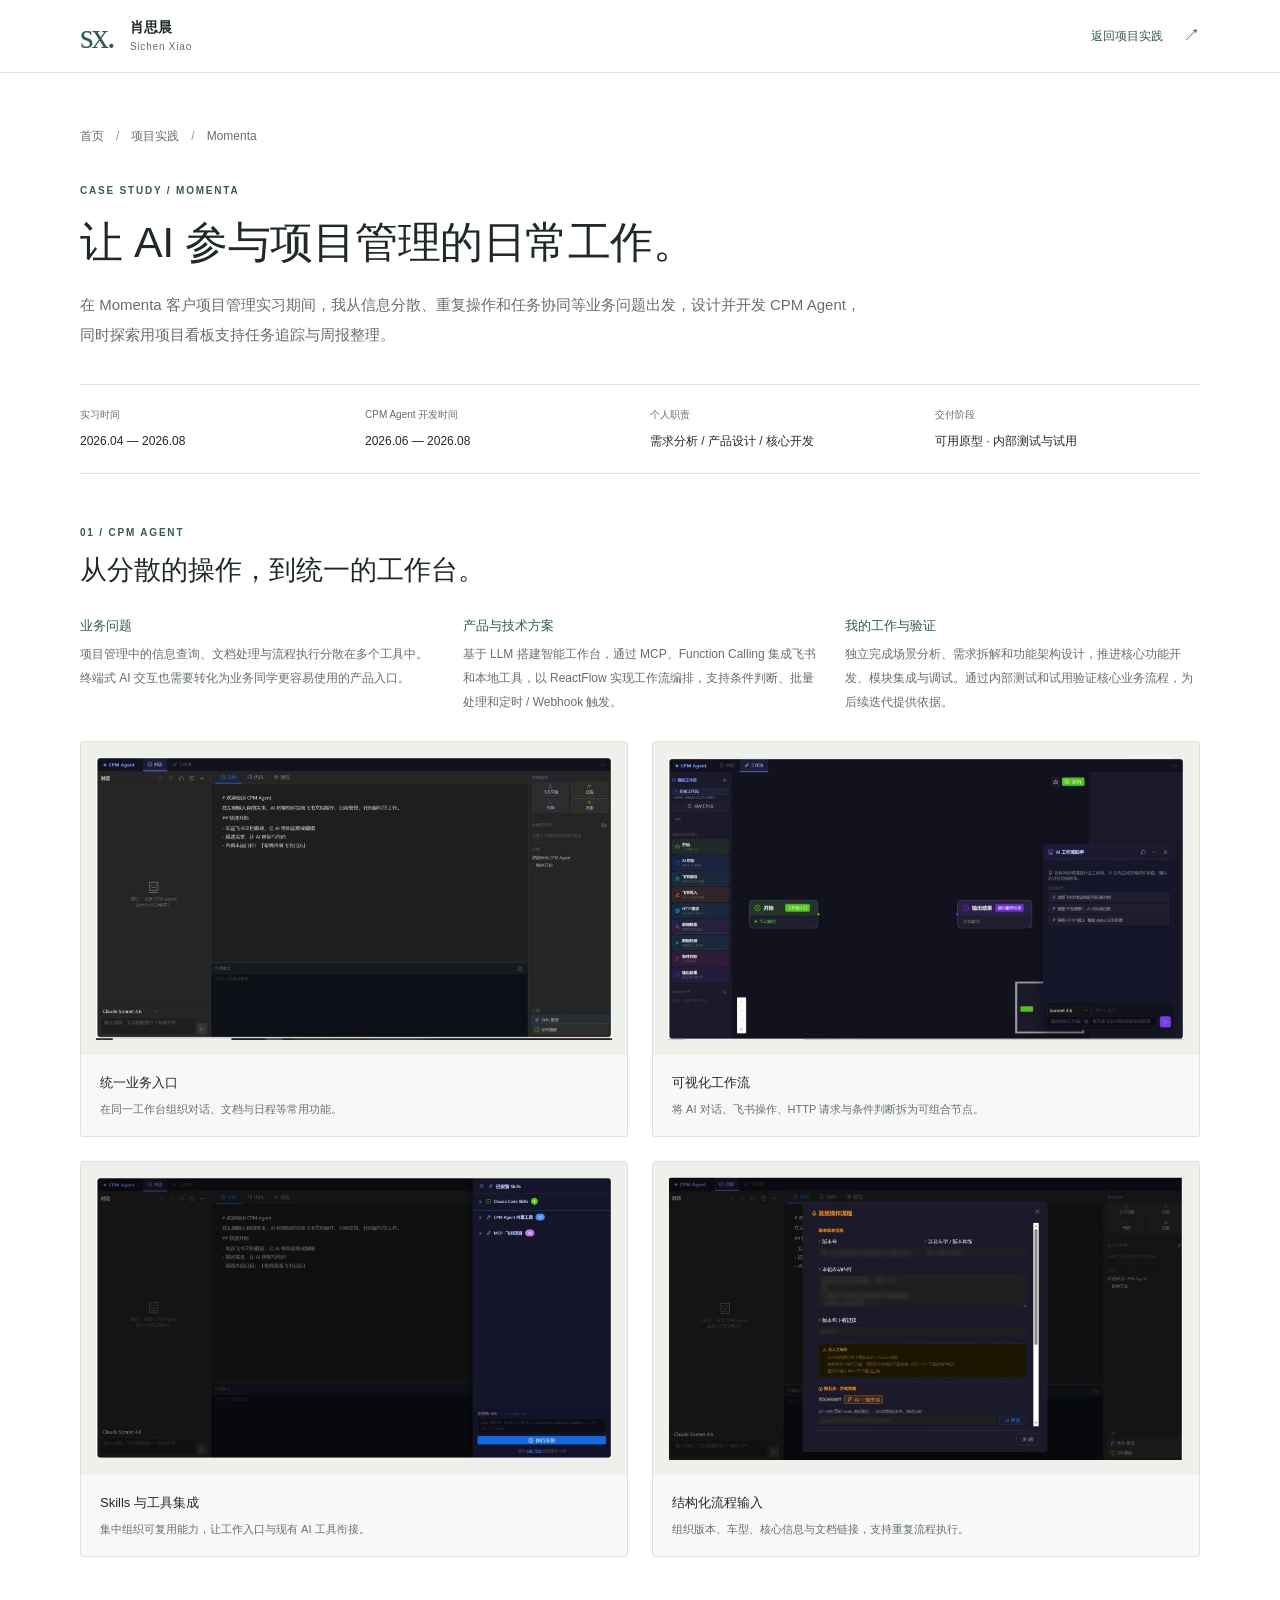
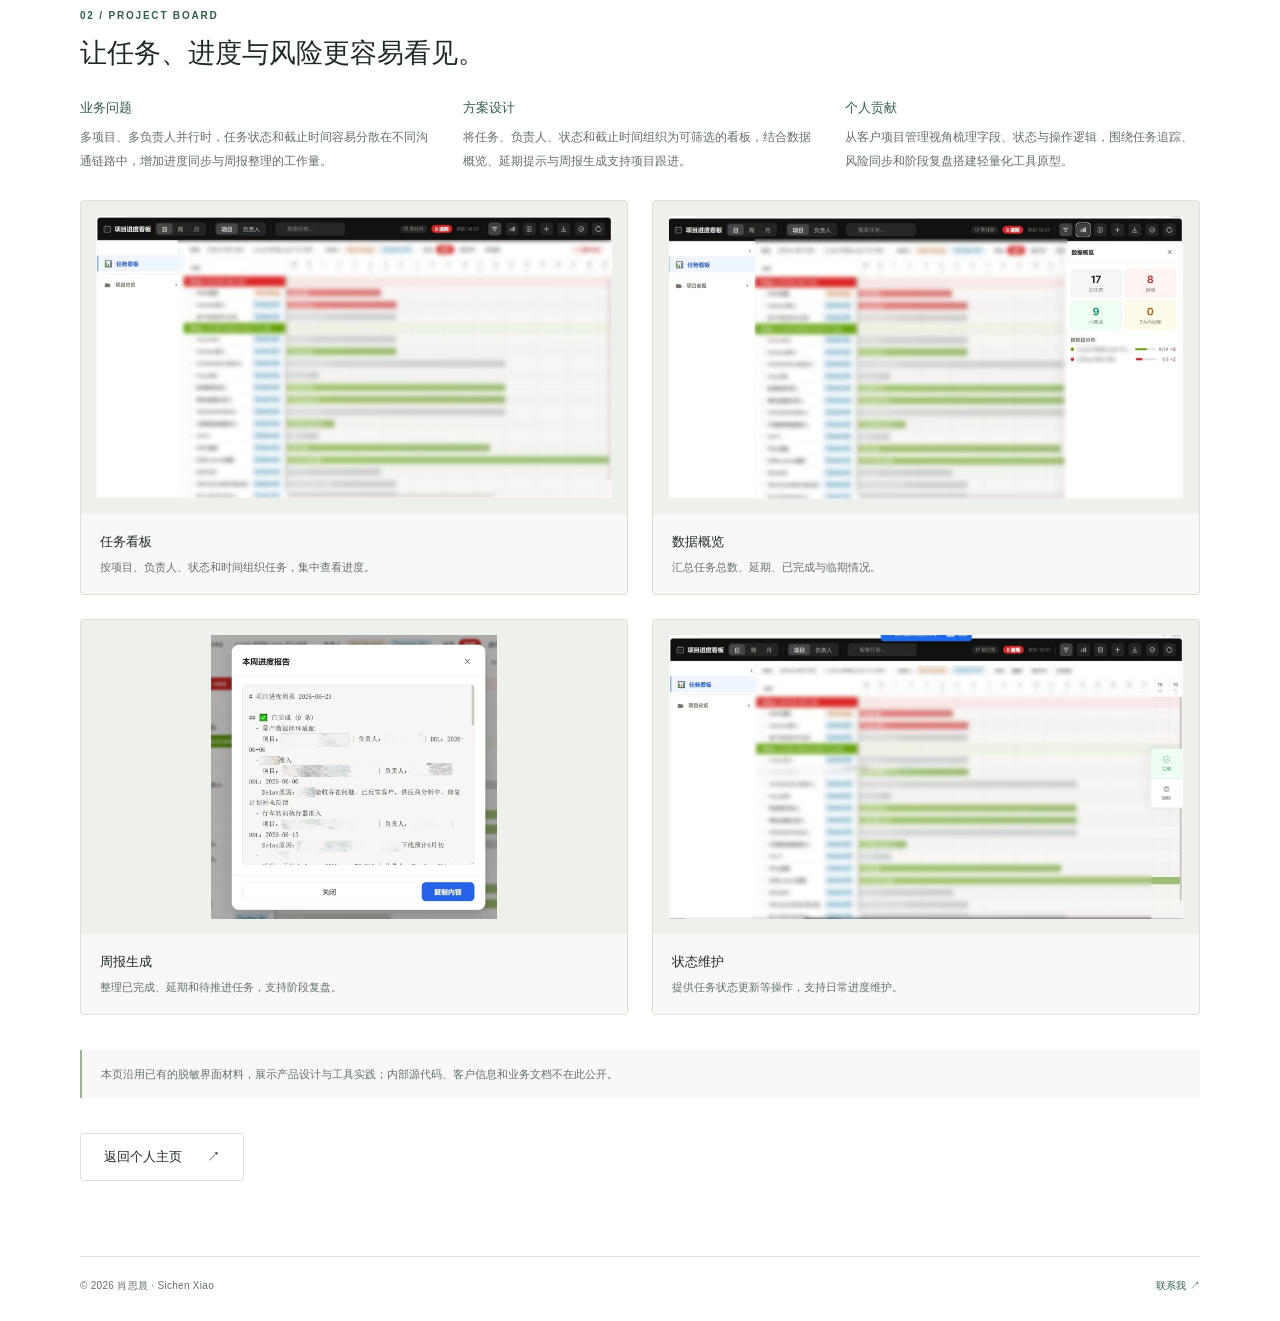
<file: viewer-momenta.html>
<!DOCTYPE html>
<html lang="zh-CN">
<head>
  <meta charset="UTF-8"><meta name="viewport" content="width=device-width, initial-scale=1.0"><meta name="theme-color" content="#f8f9f6">
  <title>CPM Agent 与项目进度看板 · 肖思晨</title>
  <meta name="description" content="肖思晨在 Momenta 实习期间的业务工具实践：CPM Agent、可视化工作流与项目进度看板。">
  <link rel="canonical" href="https://www.xiaosc.asia/viewer-momenta.html"><link rel="icon" href="./assets/favicon.svg" type="image/svg+xml"><link rel="stylesheet" href="./assets/site.css"><script src="./assets/case.js" defer></script>
</head>
<body id="top">
  <a class="skip-link" href="#main">跳至主要内容</a>
  <header class="site-header"><nav class="nav utility-nav container" aria-label="页面导航"><a class="brand" href="./index.html"><span class="brand-mark" aria-hidden="true">sx.</span><span>肖思晨<span class="brand-en">Sichen Xiao</span></span></a><a class="text-link" href="./index.html#projects">返回项目实践 <span aria-hidden="true">↗</span></a></nav></header>
  <main class="container case-page" id="main">
    <nav class="breadcrumb" aria-label="面包屑导航"><a href="./index.html">首页</a><span aria-hidden="true">/</span><a href="./index.html#projects">项目实践</a><span aria-hidden="true">/</span>Momenta</nav>
    <div class="case-hero"><p class="eyebrow">CASE STUDY / MOMENTA</p><h1>让 AI 参与项目管理的日常工作。</h1><p class="case-lead">在 Momenta 客户项目管理实习期间，我从信息分散、重复操作和任务协同等业务问题出发，设计并开发 CPM Agent，同时探索用项目看板支持任务追踪与周报整理。</p></div>
    <dl class="case-facts"><div><dt>实习时间</dt><dd>2026.04 — 2026.08</dd></div><div><dt>CPM Agent 开发时间</dt><dd>2026.06 — 2026.08</dd></div><div><dt>个人职责</dt><dd>需求分析 / 产品设计 / 核心开发</dd></div><div><dt>交付阶段</dt><dd>可用原型 · 内部测试与试用</dd></div></dl>

    <section class="case-section" aria-labelledby="agent-title"><p class="eyebrow">01 / CPM AGENT</p><h2 id="agent-title">从分散的操作，到统一的工作台。</h2>
      <div class="case-narrative"><div><h3>业务问题</h3><p>项目管理中的信息查询、文档处理与流程执行分散在多个工具中。终端式 AI 交互也需要转化为业务同学更容易使用的产品入口。</p></div><div><h3>产品与技术方案</h3><p>基于 LLM 搭建智能工作台，通过 MCP、Function Calling 集成飞书和本地工具，以 ReactFlow 实现工作流编排，支持条件判断、批量处理和定时 / Webhook 触发。</p></div><div><h3>我的工作与验证</h3><p>独立完成场景分析、需求拆解和功能架构设计，推进核心功能开发、模块集成与调试。通过内部测试和试用验证核心业务流程，为后续迭代提供依据。</p></div></div>
      <div class="gallery">
        <figure><a class="shot" href="./assets/momenta/cpm-agent-home.png" aria-label="放大 CPM Agent 智能工作台截图"><img src="./assets/momenta/cpm-agent-home.png" alt="CPM Agent 智能工作台，包含对话、文档与快捷操作入口" width="1024" height="562" loading="lazy"></a><figcaption><strong>统一业务入口</strong>在同一工作台组织对话、文档与日程等常用功能。</figcaption></figure>
        <figure><a class="shot" href="./assets/momenta/cpm-agent-workflow.png" aria-label="放大工作流编排截图"><img src="./assets/momenta/cpm-agent-workflow.png" alt="可视化工作流编辑界面与节点列表" width="1024" height="562" loading="lazy"></a><figcaption><strong>可视化工作流</strong>将 AI 对话、飞书操作、HTTP 请求与条件判断拆为可组合节点。</figcaption></figure>
        <figure><a class="shot" href="./assets/momenta/cpm-agent-skills.png" aria-label="放大 Skills 管理截图"><img src="./assets/momenta/cpm-agent-skills.png" alt="CPM Agent 的 Skills 管理界面" width="1024" height="562" loading="lazy"></a><figcaption><strong>Skills 与工具集成</strong>集中组织可复用能力，让工作入口与现有 AI 工具衔接。</figcaption></figure>
        <figure><a class="shot" href="./assets/momenta/cpm-agent-generate.png" aria-label="放大发版流程截图"><img src="./assets/momenta/cpm-agent-generate.png" alt="发版流程的结构化信息输入界面" width="1024" height="562" loading="lazy"></a><figcaption><strong>结构化流程输入</strong>组织版本、车型、核心信息与文档链接，支持重复流程执行。</figcaption></figure>
      </div>
    </section>

    <section class="case-section" aria-labelledby="board-title"><p class="eyebrow">02 / PROJECT BOARD</p><h2 id="board-title">让任务、进度与风险更容易看见。</h2>
      <div class="case-narrative"><div><h3>业务问题</h3><p>多项目、多负责人并行时，任务状态和截止时间容易分散在不同沟通链路中，增加进度同步与周报整理的工作量。</p></div><div><h3>方案设计</h3><p>将任务、负责人、状态和截止时间组织为可筛选的看板，结合数据概览、延期提示与周报生成支持项目跟进。</p></div><div><h3>个人贡献</h3><p>从客户项目管理视角梳理字段、状态与操作逻辑，围绕任务追踪、风险同步和阶段复盘搭建轻量化工具原型。</p></div></div>
      <div class="gallery">
        <figure><a class="shot" href="./assets/momenta/project-board-main.png" aria-label="放大任务看板截图"><img src="./assets/momenta/project-board-main.png" alt="项目进度看板主视图" width="1024" height="562" loading="lazy"></a><figcaption><strong>任务看板</strong>按项目、负责人、状态和时间组织任务，集中查看进度。</figcaption></figure>
        <figure><a class="shot" href="./assets/momenta/project-board-stats.png" aria-label="放大数据概览截图"><img src="./assets/momenta/project-board-stats.png" alt="任务状态与延期情况的数据概览" width="1024" height="562" loading="lazy"></a><figcaption><strong>数据概览</strong>汇总任务总数、延期、已完成与临期情况。</figcaption></figure>
        <figure><a class="shot" href="./assets/momenta/project-board-report.png" aria-label="放大周报生成截图"><img src="./assets/momenta/project-board-report.png" alt="项目周报生成界面" width="1024" height="562" loading="lazy"></a><figcaption><strong>周报生成</strong>整理已完成、延期和待推进任务，支持阶段复盘。</figcaption></figure>
        <figure><a class="shot" href="./assets/momenta/project-board-actions.png" aria-label="放大任务操作截图"><img src="./assets/momenta/project-board-actions.png" alt="任务状态更新与操作界面" width="1024" height="562" loading="lazy"></a><figcaption><strong>状态维护</strong>提供任务状态更新等操作，支持日常进度维护。</figcaption></figure>
      </div>
    </section>
    <p class="case-note">本页沿用已有的脱敏界面材料，展示产品设计与工具实践；内部源代码、客户信息和业务文档不在此公开。</p>
    <div class="case-return"><a class="button button-secondary" href="./index.html#projects">返回个人主页 <span aria-hidden="true">↗</span></a></div>
  </main>
  <footer class="site-footer container"><p>© 2026 肖思晨 · Sichen Xiao</p><a href="mailto:xscxsc1226@126.com">联系我 <span aria-hidden="true">↗</span></a></footer>
  <dialog class="lightbox" aria-label="项目截图预览"><div class="lightbox-toolbar"><p>项目截图 <span id="lightbox-counter"></span></p><div class="lightbox-controls"><button type="button" data-step="-1" aria-label="上一张截图">←</button><button type="button" data-step="1" aria-label="下一张截图">→</button><button type="button" class="lightbox-close" aria-label="关闭截图预览">×</button></div></div><img class="lightbox-image" alt=""><p class="lightbox-caption"></p></dialog>
</body>
</html>
</file>
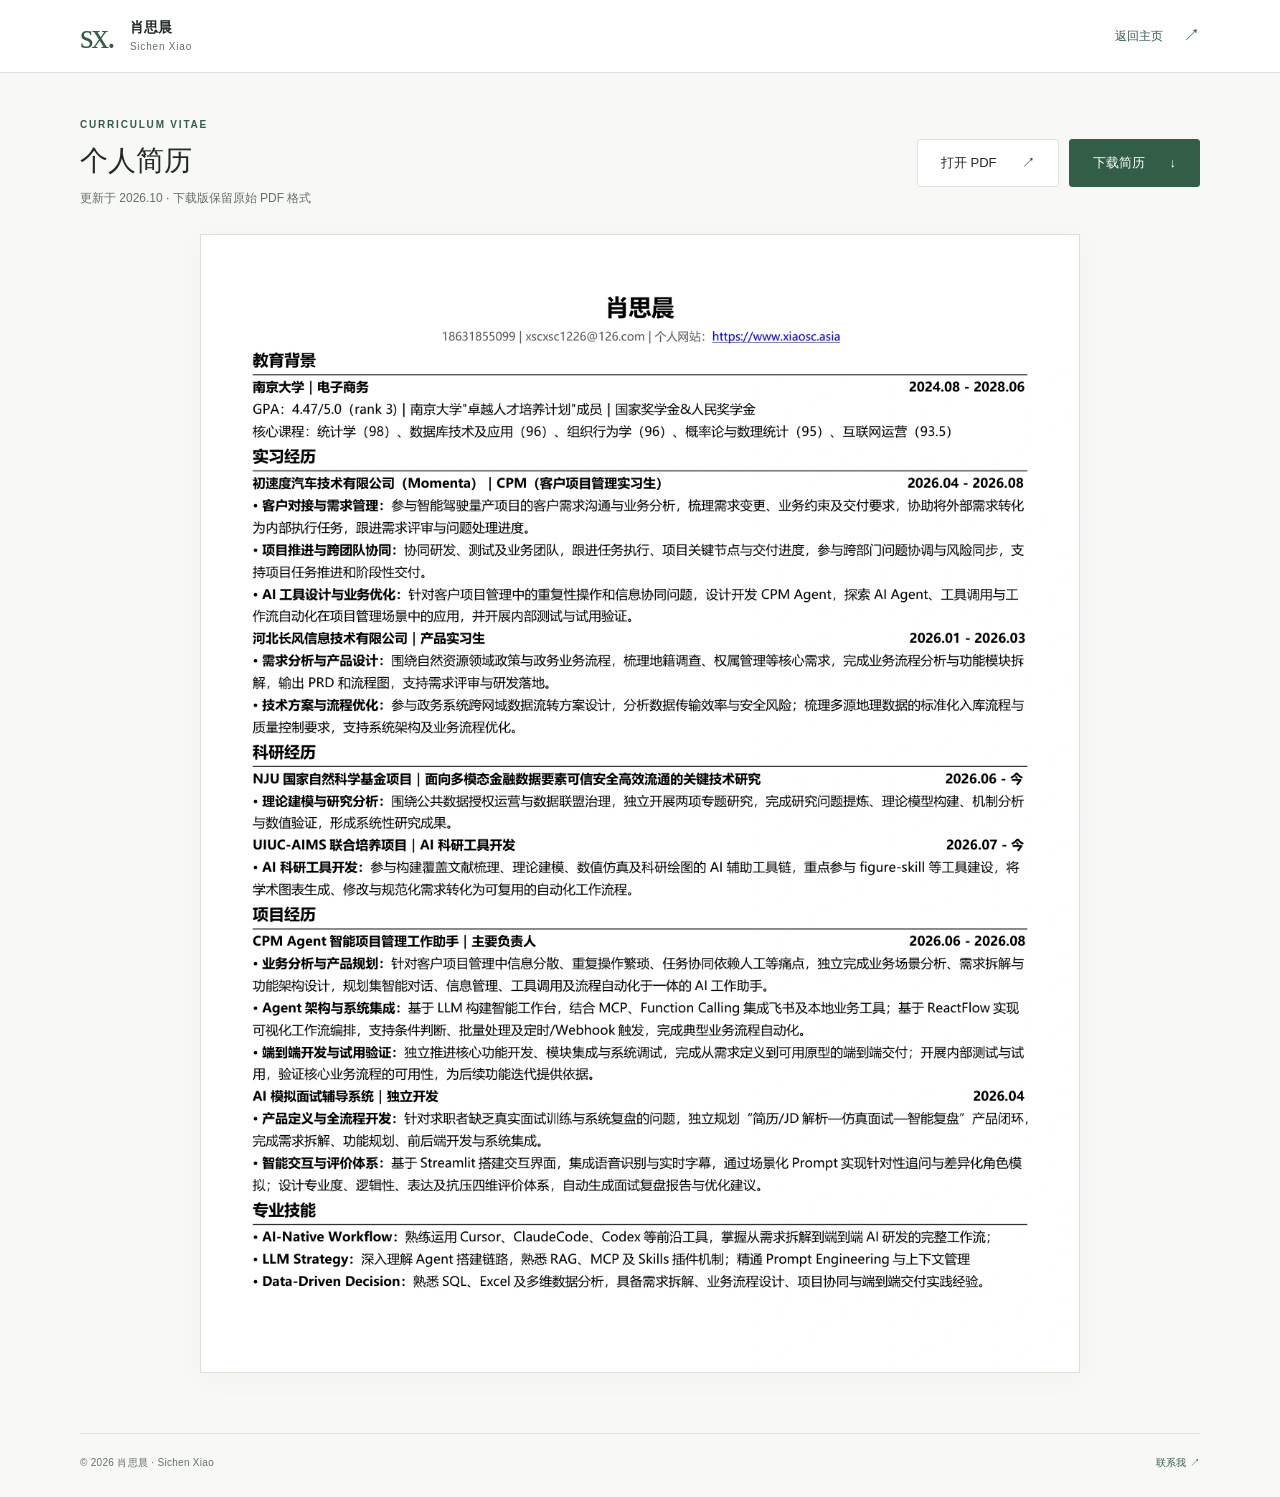
<file: viewer-resume.html>
<!DOCTYPE html>
<html lang="zh-CN">
<head>
  <meta charset="UTF-8"><meta name="viewport" content="width=device-width, initial-scale=1.0"><meta name="theme-color" content="#f8f9f6">
  <title>个人简历 · 肖思晨 Sichen Xiao</title><meta name="description" content="肖思晨的最新个人简历，更新于 2026 年 10 月。南京大学、AI 产品实践与数据治理研究。">
  <link rel="canonical" href="https://www.xiaosc.asia/viewer-resume.html"><link rel="icon" href="./assets/favicon.svg" type="image/svg+xml"><link rel="stylesheet" href="./assets/site.css">
</head>
<body class="document-background">
  <a class="skip-link" href="#main">跳至简历预览</a>
  <header class="site-header"><nav class="nav utility-nav container" aria-label="页面导航"><a class="brand" href="./index.html"><span class="brand-mark" aria-hidden="true">sx.</span><span>肖思晨<span class="brand-en">Sichen Xiao</span></span></a><a class="text-link" href="./index.html">返回主页 <span aria-hidden="true">↗</span></a></nav></header>
  <main class="container document-page" id="main"><div class="document-heading"><div><p class="eyebrow">CURRICULUM VITAE</p><h1>个人简历</h1><p>更新于 2026.10 · 下载版保留原始 PDF 格式</p></div><div class="document-actions"><a class="button button-secondary" href="./xsc-resume.pdf" target="_blank" rel="noopener noreferrer">打开 PDF <span aria-hidden="true">↗</span></a><a class="button button-primary" href="./xsc-resume.pdf" download="肖思晨-简历.pdf">下载简历 <span aria-hidden="true">↓</span></a></div></div><div class="resume-preview"><a href="./xsc-resume.pdf" target="_blank" rel="noopener noreferrer" aria-label="打开完整可选中文字的 PDF 简历"><img src="./assets/resume-preview.webp" alt="肖思晨的最新简历，包含教育背景、Momenta 与河北长风实习、南京大学与 UIUC-AIMS 科研、CPM Agent 与 AI 模拟面试项目。完整可选中文字版本请打开 PDF。" width="1225" height="1584"></a></div></main>
  <footer class="site-footer container"><p>© 2026 肖思晨 · Sichen Xiao</p><a href="mailto:xscxsc1226@126.com">联系我 <span aria-hidden="true">↗</span></a></footer>
</body>
</html>
</file>
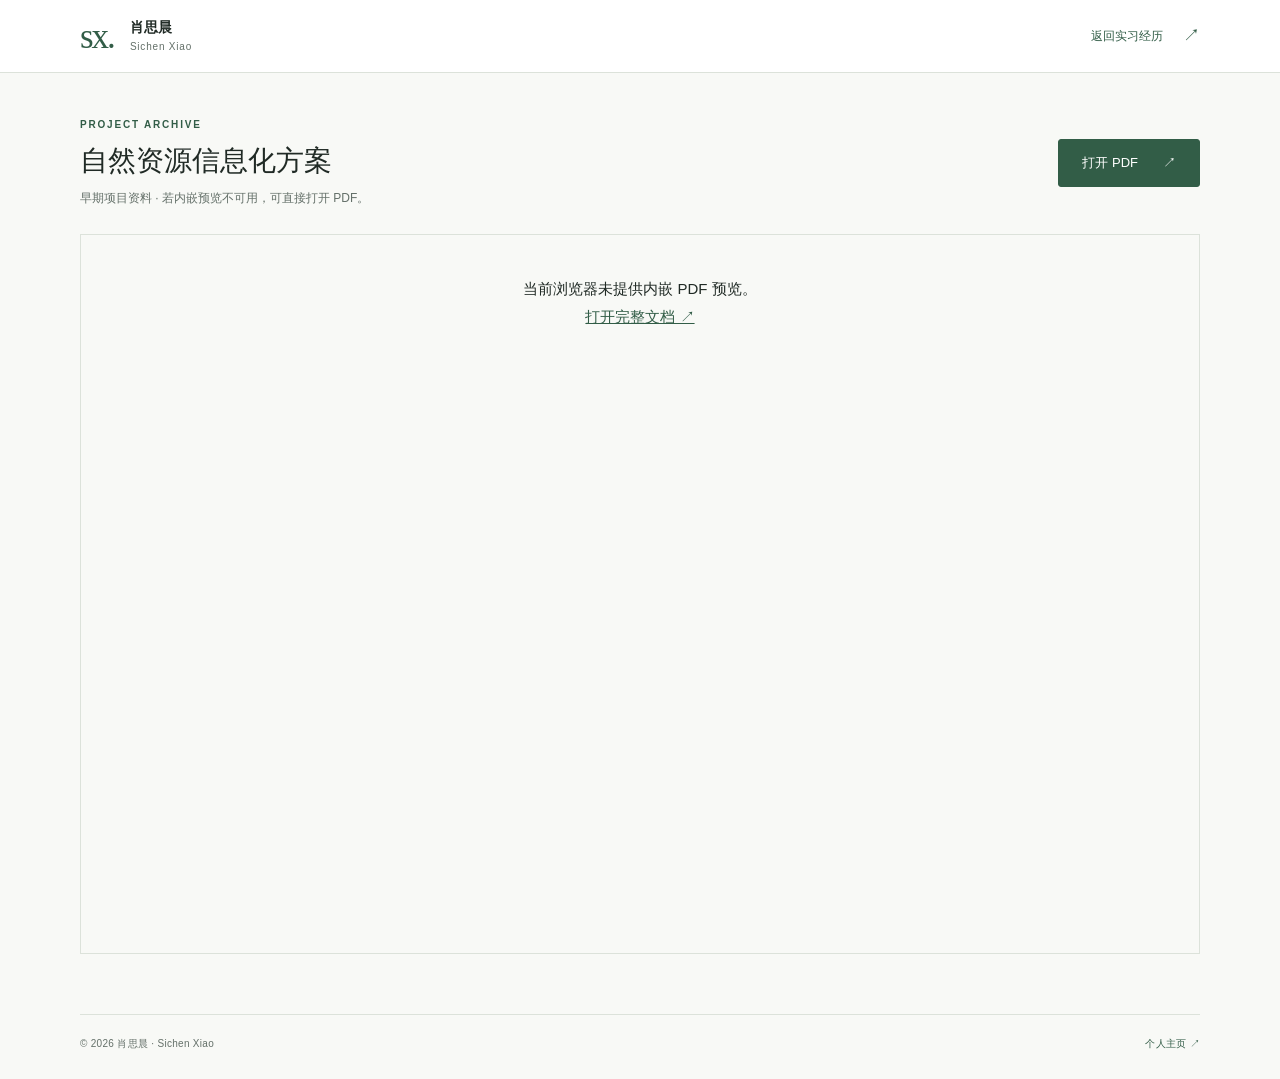
<file: viewer-semi-secret.html>
<!DOCTYPE html>
<html lang="zh-CN">
<head><meta charset="UTF-8"><meta name="viewport" content="width=device-width, initial-scale=1.0"><meta name="robots" content="noindex"><title>自然资源信息化方案 · 肖思晨</title><link rel="icon" href="./assets/favicon.svg" type="image/svg+xml"><link rel="stylesheet" href="./assets/site.css"></head>
<body class="document-background"><a class="skip-link" href="#main">跳至文档预览</a><header class="site-header"><nav class="nav utility-nav container" aria-label="页面导航"><a class="brand" href="./index.html"><span class="brand-mark" aria-hidden="true">sx.</span><span>肖思晨<span class="brand-en">Sichen Xiao</span></span></a><a class="text-link" href="./index.html#experience">返回实习经历 <span aria-hidden="true">↗</span></a></nav></header>
<main class="container document-page" id="main"><div class="document-heading"><div><p class="eyebrow">PROJECT ARCHIVE</p><h1>自然资源信息化方案</h1><p>早期项目资料 · 若内嵌预览不可用，可直接打开 PDF。</p></div><div class="document-actions"><a class="button button-primary" href="./涉密网1.pdf" target="_blank" rel="noopener noreferrer">打开 PDF <span aria-hidden="true">↗</span></a></div></div><object class="pdf-object" data="./涉密网1.pdf" type="application/pdf" aria-label="自然资源信息化方案 PDF"><div class="pdf-fallback"><p>当前浏览器未提供内嵌 PDF 预览。</p><a href="./涉密网1.pdf" target="_blank" rel="noopener noreferrer">打开完整文档 ↗</a></div></object></main>
<footer class="site-footer container"><p>© 2026 肖思晨 · Sichen Xiao</p><a href="./index.html">个人主页 ↗</a></footer></body>
</html>
</file>
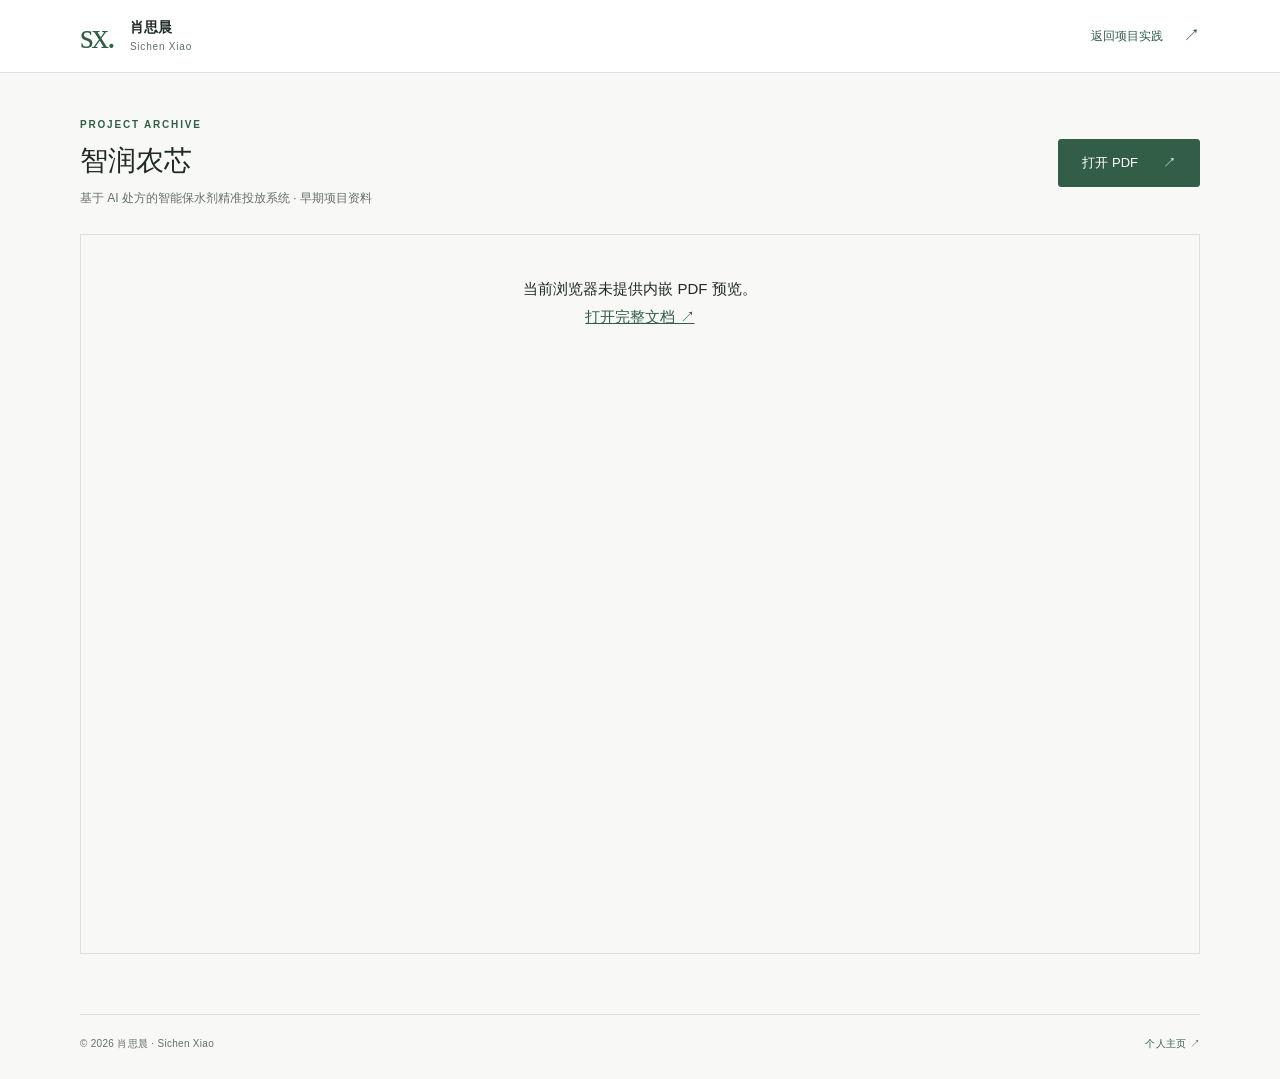
<file: viewer-zhirun.html>
<!DOCTYPE html>
<html lang="zh-CN">
<head><meta charset="UTF-8"><meta name="viewport" content="width=device-width, initial-scale=1.0"><meta name="robots" content="noindex"><title>智润农芯 · 肖思晨</title><link rel="icon" href="./assets/favicon.svg" type="image/svg+xml"><link rel="stylesheet" href="./assets/site.css"></head>
<body class="document-background"><a class="skip-link" href="#main">跳至文档预览</a><header class="site-header"><nav class="nav utility-nav container" aria-label="页面导航"><a class="brand" href="./index.html"><span class="brand-mark" aria-hidden="true">sx.</span><span>肖思晨<span class="brand-en">Sichen Xiao</span></span></a><a class="text-link" href="./index.html#projects">返回项目实践 <span aria-hidden="true">↗</span></a></nav></header>
<main class="container document-page" id="main"><div class="document-heading"><div><p class="eyebrow">PROJECT ARCHIVE</p><h1>智润农芯</h1><p>基于 AI 处方的智能保水剂精准投放系统 · 早期项目资料</p></div><div class="document-actions"><a class="button button-primary" href="./智润农芯——基于AI处方的智能保水剂精准投放系统.pdf" target="_blank" rel="noopener noreferrer">打开 PDF <span aria-hidden="true">↗</span></a></div></div><object class="pdf-object" data="./智润农芯——基于AI处方的智能保水剂精准投放系统.pdf" type="application/pdf" aria-label="智润农芯项目 PDF"><div class="pdf-fallback"><p>当前浏览器未提供内嵌 PDF 预览。</p><a href="./智润农芯——基于AI处方的智能保水剂精准投放系统.pdf" target="_blank" rel="noopener noreferrer">打开完整文档 ↗</a></div></object></main>
<footer class="site-footer container"><p>© 2026 肖思晨 · Sichen Xiao</p><a href="./index.html">个人主页 ↗</a></footer></body>
</html>
</file>
<file: assets/site.css>
:root { --paper:#fff; --background:#f8f9f6; --tint:#f0f3ee; --ink:#202a25; --muted:#647069; --accent:#325d47; --line:#dce2da; --font:-apple-system,BlinkMacSystemFont,"Segoe UI","PingFang SC","Microsoft YaHei","Noto Sans CJK SC",sans-serif; --serif:"Iowan Old Style","Palatino Linotype","Book Antiqua",Georgia,serif; }
*,*::before,*::after { box-sizing:border-box; }
html { scroll-behavior:smooth; scroll-padding-top:100px; }
body { margin:0; color:var(--ink); background:var(--paper); font-family:var(--font); font-size:15px; line-height:1.85; -webkit-font-smoothing:antialiased; }
a { color:inherit; text-decoration:none; }
button { font:inherit; color:inherit; cursor:pointer; }
img { display:block; max-width:100%; height:auto; }
h1,h2,h3,p { margin:0; }
h1,h2,h3 { line-height:1.4; }
a,button { -webkit-tap-highlight-color:transparent; touch-action:manipulation; }
::selection { background:#dce9dc; color:var(--ink); }
:focus-visible { outline:2px solid var(--accent); outline-offset:5px; border-radius:2px; }
.container { width:min(1120px,calc(100% - 96px)); margin-inline:auto; }
.skip-link { position:fixed; left:20px; top:-80px; z-index:100; padding:10px 20px; background:var(--paper); border:1px solid var(--accent); }
.skip-link:focus { top:10px; }
.site-header { position:sticky; top:0; z-index:20; background:rgba(255,255,255,.96); border-bottom:1px solid var(--line); }
.nav { min-height:82px; display:flex; align-items:center; gap:32px; }
.brand { display:flex; align-items:center; gap:12px; font-size:14px; font-weight:600; line-height:1.4; flex-shrink:0; }
.brand-mark { font-family:var(--serif); font-weight:500; font-size:35px; letter-spacing:-2px; color:var(--accent); margin-right:4px; }
.brand-en { display:block; font-size:10px; font-weight:400; letter-spacing:.8px; color:var(--muted); margin-top:3px; }
.nav-links { margin-left:auto; display:flex; gap:27px; align-items:center; font-size:13px; }
.nav-links a { color:var(--muted); position:relative; padding-block:10px; }
.nav-links a:hover,.nav-links a[aria-current="location"] { color:var(--accent); }
.nav-links a[aria-current="location"]::after { content:""; position:absolute; bottom:2px; height:2px; width:16px; left:calc(50% - 8px); background:var(--accent); }
.nav-resume { border-left:1px solid var(--line); padding-left:26px; color:var(--accent); font-size:13px; white-space:nowrap; }
.nav-resume span { margin-left:10px; }
.menu-toggle { display:none; }
.eyebrow { font-size:10px; font-weight:600; letter-spacing:1.8px; color:var(--accent); line-height:1.8; }
.hero { display:grid; grid-template-columns:minmax(0,1fr) 292px; align-items:center; gap:112px; padding-block:77px 68px; }
.hero-copy>.eyebrow { display:flex; align-items:center; gap:12px; }
.small-line { display:inline-block; width:24px; height:1px; background:var(--accent); }
.hero h1 { font-size:66px; font-weight:600; letter-spacing:5px; margin-top:24px; line-height:1.2; }
.hero-name-en { display:block; font-family:var(--serif); font-size:24px; font-weight:400; letter-spacing:.2px; color:var(--muted); margin-top:12px; }
.hero-statement { font-size:32px; font-weight:500; letter-spacing:.7px; line-height:1.6; margin-top:27px; }
.hero-statement span { color:var(--accent); }
.hero-description { color:var(--muted); font-size:14px; line-height:2.05; margin-top:19px; max-width:555px; }
.hero-actions { display:flex; gap:12px; margin-top:30px; }
.button { display:inline-flex; align-items:center; justify-content:center; gap:25px; padding:11px 23px; border:1px solid var(--line); border-radius:3px; font-size:13px; font-weight:500; transition:background .18s,border-color .18s; min-height:46px; }
.button svg { width:17px; height:17px; fill:none; stroke:currentColor; stroke-width:1.4; stroke-linecap:round; stroke-linejoin:round; }
.button-primary { color:white; background:var(--accent); border-color:var(--accent); }
.button-primary:hover { background:#244c36; border-color:#244c36; }
.button-secondary { background:white; }
.button-secondary:hover { background:var(--background); border-color:var(--accent); }
.hero-footnote { display:flex; gap:22px; color:var(--muted); font-size:11px; margin-top:27px; }
.hero-footnote span+span { border-left:1px solid var(--line); padding-left:22px; }
.profile { align-self:center; padding-top:8px; }
.portrait-wrap { position:relative; background:#e8eee8; }
.portrait { width:100%; height:272px; object-fit:cover; object-position:63% 45%; filter:saturate(.65); }
.portrait-label { position:absolute; left:15px; bottom:13px; color:var(--ink); background:rgba(255,255,255,.93); padding:2px 8px; font-size:9px; letter-spacing:1.7px; }
.profile-caption { display:flex; justify-content:space-between; align-items:center; margin-top:15px; font-size:12px; line-height:1.9; color:var(--muted); }
.profile-monogram { font-family:var(--serif); font-size:37px; color:var(--accent); font-style:italic; }
.current-focus { margin-top:25px; padding-top:20px; border-top:1px solid var(--line); }
.current-focus .eyebrow { font-size:9px; letter-spacing:1.5px; margin-bottom:8px; }
.current-focus a { display:flex; justify-content:space-between; gap:10px; padding-block:5px; font-size:12px; }
.current-focus a:hover { color:var(--accent); text-decoration:underline; text-underline-offset:4px; }
.academic-strip { border-block:1px solid var(--line); background:var(--background); }
.academic-strip-inner { display:grid; grid-template-columns:repeat(4,1fr); padding-block:23px; }
.academic-strip-inner>div { padding-left:35px; border-left:1px solid var(--line); }
.academic-strip-inner>div:first-child { border-left:0; padding-left:0; }
.strip-label { display:block; color:var(--muted); font-size:10px; margin-bottom:4px; letter-spacing:.5px; }
.academic-strip strong { display:block; font-size:17px; font-weight:500; }
.academic-strip strong span { color:var(--muted); font-size:12px; font-weight:400; }
.section { padding-block:82px; }
.section-heading { display:flex; justify-content:space-between; align-items:end; gap:32px; margin-bottom:35px; }
.section-heading h2 { margin-top:9px; font-weight:500; font-size:29px; letter-spacing:.5px; }
.section-intro { font-size:12px; line-height:1.9; color:var(--muted); }
.featured-project { display:grid; grid-template-columns:1fr 1fr; border:1px solid var(--line); border-radius:4px; overflow:hidden; }
.project-visual { min-width:0; background:#eef2ec; display:flex; flex-direction:column; justify-content:center; padding:35px 30px; }
.visual-topline { display:flex; justify-content:space-between; gap:10px; margin-bottom:30px; color:#52624f; font-size:9px; letter-spacing:1.4px; }
.screenshot-link { display:block; border:5px solid white; border-radius:5px; box-shadow:0 12px 30px #24362612; overflow:hidden; transition:box-shadow .18s; }
.screenshot-link:hover { box-shadow:0 12px 30px #24362624; }
.screenshot-link img { width:100%; }
.visual-caption { display:flex; align-items:center; justify-content:center; gap:7px; font-size:10px; color:#52624f; margin-top:29px; }
.caption-dot { width:5px; height:5px; border-radius:50%; background:#638162; }
.project-copy { padding:33px 36px; min-width:0; }
.project-meta { display:flex; justify-content:space-between; flex-wrap:wrap; gap:4px 16px; font-size:10px; color:var(--muted); }
.project-meta time { font-variant-numeric:tabular-nums; }
.project-copy h3 { font-size:26px; font-weight:600; letter-spacing:-.4px; margin-top:14px; }
.project-subtitle { font-size:13px; color:var(--accent); margin-top:4px; }
.project-description { color:var(--muted); font-size:13px; margin-top:16px; line-height:1.95; }
.project-points { padding-left:17px; margin:16px 0 18px; font-size:13px; color:#536057; line-height:1.95; }
.project-points li+li { margin-top:7px; }
.project-points li::marker { color:#8d9c8a; }
.tags { display:flex; gap:6px; flex-wrap:wrap; margin-bottom:20px; }
.tags span { font-size:10px; padding:2px 8px; background:var(--background); border:1px solid #e7eae4; color:var(--muted); border-radius:2px; }
.text-link { color:var(--accent); font-size:12px; font-weight:500; display:inline-flex; align-items:center; gap:20px; }
.text-link:hover { text-decoration:underline; text-underline-offset:5px; }
.text-link span { font-size:17px; }
.project-archive { margin-top:22px; font-size:12px; color:var(--muted); }
.project-archive summary { cursor:pointer; width:fit-content; padding:8px 0; }
.project-archive>div { display:flex; flex-wrap:wrap; gap:12px 32px; padding:10px 0 5px; }
.project-archive a:hover { color:var(--accent); text-decoration:underline; text-underline-offset:4px; }
.project-archive a span { margin-left:8px; }
.secondary-project { display:grid; grid-template-columns:1fr 1fr; margin-top:25px; border:1px solid var(--line); border-radius:4px; overflow:hidden; }
.interview-visual { padding:32px 40px; background:#f6f5f0; display:flex; flex-direction:column; justify-content:center; }
.interview-visual>.eyebrow { color:#6f705c; font-size:9px; }
.interview-flow { list-style:none; padding:0; margin:26px 0 21px; }
.interview-flow li { display:flex; align-items:center; gap:18px; position:relative; }
.interview-flow li+li { margin-top:27px; }
.interview-flow li:not(:last-child)::after { content:""; position:absolute; top:37px; left:17px; width:1px; height:30px; background:#d2d7ca; }
.flow-number { width:35px; height:35px; border:1px solid #cdd4c6; border-radius:50%; display:grid; place-items:center; font-size:10px; color:#68705e; flex-shrink:0; background:#f6f5f0; }
.interview-flow strong { display:block; font-weight:500; font-size:14px; }
.interview-flow div>span { display:block; font-size:11px; color:var(--muted); margin-top:2px; }
.flow-footnote { border-top:1px solid #dfe1d7; padding-top:12px; color:#747762; font-size:10px; letter-spacing:.5px; }
.research-section { background:var(--background); border-block:1px solid #e8ebe5; }
.research-row { display:grid; grid-template-columns:70px 330px minmax(0,1fr); gap:25px; padding-block:32px; border-top:1px solid var(--line); }
.research-row:last-child { border-bottom:1px solid var(--line); }
.research-index { font-family:var(--serif); font-size:19px; color:#7a8e79; padding-top:3px; }
.research-affiliation { font-size:11px; color:var(--muted); margin-bottom:11px; }
.research-title-group h3 { font-size:23px; font-weight:500; line-height:1.55; letter-spacing:.3px; }
.research-date { display:flex; align-items:center; flex-wrap:wrap; gap:15px; font-size:10px; color:var(--muted); margin-top:17px; }
.status-label { color:var(--accent); border:1px solid #ced9cb; border-radius:2px; padding:0 6px; font-size:9px; }
.research-body { padding-top:3px; }
.research-project-name { font-size:13px; font-weight:500; margin-bottom:12px; line-height:1.85; }
.research-body>p:not(.research-project-name) { font-size:13px; color:var(--muted); line-height:2; }
.research-method { display:flex; gap:16px; flex-wrap:wrap; margin-top:19px; padding-top:13px; border-top:1px solid var(--line); font-size:10px; }
.research-method>span { color:var(--muted); }
.experience-row { display:grid; grid-template-columns:205px minmax(0,1fr); gap:35px; border-top:1px solid var(--line); padding-block:31px; }
.experience-row:last-child { padding-bottom:0; }
.experience-period { font-size:11px; color:var(--muted); padding-top:6px; }
.experience-period span { display:block; font-size:10px; margin-top:8px; }
.experience-heading { display:flex; justify-content:space-between; align-items:start; gap:20px; }
.experience-heading h3 { font-size:22px; font-weight:500; }
.experience-heading p { color:var(--muted); font-size:11px; margin-top:5px; }
.experience-heading .text-link { flex-shrink:0; padding-top:4px; }
.experience-details { margin:22px 0 0; }
.experience-details>div { display:grid; grid-template-columns:70px minmax(0,1fr); gap:18px; margin-top:11px; font-size:13px; }
.experience-details dt { color:var(--accent); font-weight:500; }
.experience-details dd { margin:0; color:var(--muted); line-height:1.95; }
.education-section { background:#f8f9f6; border-block:1px solid #e8ebe5; }
.education-panel { padding:31px 36px 25px; background:#fff; border:1px solid var(--line); border-radius:3px; }
.school-details { display:flex; align-items:center; gap:20px; }
.school-abbr { color:var(--accent); font-family:var(--serif); font-size:28px; letter-spacing:-1px; padding-right:23px; border-right:1px solid var(--line); }
.school-details h3 { font-size:23px; font-weight:500; }
.school-details p { font-size:12px; color:var(--muted); margin-top:3px; }
.school-details time { margin-left:auto; font-size:11px; color:var(--muted); }
.education-content { display:flex; align-items:center; gap:70px; padding-block:25px; }
.education-result strong { display:block; font-family:var(--serif); font-weight:400; font-size:42px; line-height:1.2; color:var(--accent); font-variant-numeric:lining-nums; }
.education-result strong span { font-family:var(--font); font-size:15px; color:var(--muted); }
.education-result>span { display:block; font-size:11px; color:var(--muted); margin-top:9px; }
.education-honors { border-left:1px solid var(--line); padding-left:40px; font-size:13px; line-height:2; }
.education-honors p+p { color:var(--muted); font-size:12px; }
.course-list { display:flex; flex-wrap:wrap; gap:10px 28px; padding-top:18px; border-top:1px solid var(--line); font-size:11px; color:var(--muted); }
.course-list strong { font-size:12px; color:var(--ink); font-weight:500; margin-left:8px; }
.skills-grid { display:grid; grid-template-columns:repeat(3,1fr); margin-top:35px; }
.skills-grid article { padding:0 28px; border-left:1px solid var(--line); }
.skills-grid article:first-child { border:0; padding-left:0; }
.skills-grid article:last-child { padding-right:0; }
.skill-index { font-size:9px; letter-spacing:1.1px; color:var(--muted); }
.skills-grid h3 { font-size:17px; font-weight:500; margin:12px 0 10px; }
.skills-grid p { font-size:13px; color:var(--muted); line-height:2; }
.skills-grid .skill-tools { font-size:10px; color:var(--accent); margin-top:14px; }
.contact-section { display:grid; grid-template-columns:1fr 1fr; gap:40px; align-items:center; padding-block:72px 59px; }
.contact-copy h2 { font-size:26px; font-weight:500; margin-top:10px; }
.contact-copy>p:last-child { color:var(--muted); font-size:12px; margin-top:12px; }
.contact-email { font-size:24px; font-family:var(--serif); letter-spacing:-.3px; display:flex; justify-content:space-between; gap:15px; align-items:center; padding-bottom:13px; border-bottom:1px solid var(--line); }
.contact-email:hover { color:var(--accent); }
.contact-email span { font-family:var(--font); font-size:24px; color:var(--accent); }
.contact-secondary { display:flex; align-items:center; flex-wrap:wrap; gap:24px; font-size:11px; margin-top:13px; color:var(--muted); }
.contact-secondary a:hover { color:var(--accent); }
.copy-email { margin-left:auto; border:0; padding:5px 0; background:transparent; font-size:11px; color:var(--accent); }
.copy-status { display:block; height:18px; color:var(--accent); font-size:10px; margin-top:4px; }
.site-footer { display:flex; justify-content:space-between; gap:20px; align-items:center; padding-block:20px 25px; border-top:1px solid var(--line); color:var(--muted); font-size:10px; letter-spacing:.3px; }
.site-footer a { color:var(--accent); }

/* Shared case-study and document pages. */
.utility-nav { justify-content:space-between; min-height:72px; }
.case-page { padding-block:52px 75px; }
.breadcrumb { color:var(--muted); font-size:12px; margin-bottom:35px; }
.breadcrumb a:hover { color:var(--accent); text-decoration:underline; }
.breadcrumb span { margin-inline:12px; color:#909b91; }
.case-hero { max-width:790px; }
.case-hero h1 { font-size:43px; font-weight:500; letter-spacing:-.5px; margin-top:12px; }
.case-hero .case-lead { color:var(--muted); font-size:15px; line-height:2; margin-top:18px; }
.case-facts { display:grid; grid-template-columns:repeat(4,1fr); border-block:1px solid var(--line); margin:34px 0 45px; padding-block:21px; gap:20px; }
.case-facts dt { color:var(--muted); font-size:10px; margin-bottom:5px; }
.case-facts dd { margin:0; font-size:12px; }
.case-section { margin-top:50px; }
.case-section h2 { font-size:27px; font-weight:500; margin-top:10px; }
.case-narrative { display:grid; grid-template-columns:repeat(3,1fr); gap:28px; margin-block:27px; }
.case-narrative h3 { color:var(--accent); font-size:13px; font-weight:500; margin-bottom:7px; }
.case-narrative p { color:var(--muted); font-size:12px; line-height:2; }
.gallery { display:grid; grid-template-columns:1fr 1fr; gap:24px; }
.gallery figure { margin:0; background:var(--background); border:1px solid var(--line); border-radius:3px; overflow:hidden; }
.shot { display:block; width:100%; padding:15px; border:0; background:#eef1eb; cursor:zoom-in; }
.shot img { width:100%; aspect-ratio:1024 / 562; object-fit:contain; }
.gallery figcaption { padding:16px 19px; color:var(--muted); font-size:11px; line-height:1.9; }
.gallery figcaption strong { color:var(--ink); display:block; font-size:13px; font-weight:500; margin-bottom:3px; }
.case-note { color:var(--muted); font-size:11px; border-left:2px solid #9eb29a; background:var(--background); padding:14px 19px; margin-top:35px; }
.case-return { margin-top:35px; }
.lightbox { width:min(1280px,calc(100% - 40px)); max-height:calc(100dvh - 40px); padding:0; border:1px solid var(--line); border-radius:4px; color:var(--ink); background:var(--paper); }
.lightbox::backdrop { background:rgba(30,40,33,.58); }
.lightbox[open] { display:flex; flex-direction:column; }
.lightbox-toolbar { display:flex; justify-content:space-between; align-items:center; padding:10px 18px; gap:20px; font-size:12px; border-bottom:1px solid var(--line); }
.lightbox-controls { display:flex; gap:8px; align-items:center; }
.lightbox-controls button { width:40px; height:40px; border:1px solid var(--line); border-radius:3px; background:var(--background); font-size:19px; }
.lightbox-controls button:hover { background:var(--tint); }
.lightbox-image { max-height:calc(100dvh - 190px); min-height:0; width:100%; object-fit:contain; background:var(--background); }
.lightbox-caption { padding:12px 18px; font-size:12px; overflow:auto; }
body.has-dialog { overflow:hidden; }
.document-page { padding-block:43px 60px; }
.document-heading { display:flex; justify-content:space-between; gap:24px; align-items:center; margin-bottom:25px; }
.document-heading h1 { font-size:28px; font-weight:500; margin-top:7px; }
.document-heading p:not(.eyebrow) { color:var(--muted); font-size:12px; margin-top:7px; }
.document-actions { display:flex; flex-wrap:wrap; gap:10px; }
.resume-preview { max-width:880px; margin-inline:auto; border:1px solid var(--line); background:white; box-shadow:0 6px 30px #20302508; }
.resume-preview img { width:100%; }
.pdf-object { display:block; width:100%; height:80vh; min-height:500px; border:1px solid var(--line); background:var(--background); }
.pdf-fallback { padding:40px; text-align:center; }
.pdf-fallback a { color:var(--accent); text-decoration:underline; }
.document-background { background:var(--background); }

@media (min-width:1500px) { .hero { padding-block:90px 80px; } }
@media (max-width:1100px) {
  .container { width:calc(100% - 72px); } .nav { gap:22px; } .nav-links { gap:19px; } .nav-resume { padding-left:20px; }
  .hero { grid-template-columns:minmax(0,1fr) 260px; gap:60px; padding-top:65px; } .hero h1 { font-size:60px; } .hero-statement { font-size:29px; } .portrait { height:265px; }
  .project-copy { padding:28px; } .project-visual { padding:30px 22px; } .research-row { grid-template-columns:50px 280px minmax(0,1fr); gap:20px; } .contact-email { font-size:22px; }
}
@media (max-width:820px) {
  .container { width:calc(100% - 48px); } .nav { min-height:72px; gap:20px; flex-wrap:wrap; position:relative; } .brand-mark { font-size:31px; } .brand { font-size:13px; }
  .menu-toggle { display:flex; align-items:center; gap:8px; background:transparent; border:0; font-size:12px; margin-left:auto; padding:10px; min-height:44px; }
  .menu-toggle svg { width:20px; height:20px; fill:none; stroke:currentColor; stroke-width:1.3; } .nav-resume { border-left:0; padding-left:0; font-size:12px; }
  .nav-links { display:none; flex-basis:100%; order:4; width:100%; margin:0; padding-block:5px 18px; border-top:1px solid var(--line); gap:0; }
  .nav-links.is-open { display:flex; flex-wrap:wrap; } .nav-links a { padding:12px 17px 10px 0; } .nav-links a[aria-current="location"]::after { display:none; }
  html:not(.js) .nav-links { display:flex; flex-wrap:wrap; } html:not(.js) .menu-toggle { display:none; }
  .hero { grid-template-columns:minmax(0,1fr) 220px; gap:35px; padding-block:53px; } .hero h1 { font-size:51px; } .hero-name-en { font-size:22px; }
  .hero-statement { font-size:25px; } .hero-description { font-size:13px; } .hero-footnote { flex-direction:column; gap:4px; } .hero-footnote span+span { padding-left:0; border-left:0; }
  .portrait { height:250px; } .profile { padding-top:0; } .academic-strip-inner>div { padding-left:20px; } .academic-strip strong { font-size:15px; }
  .section { padding-block:62px; } .section-heading h2 { font-size:26px; } .section-intro { max-width:220px; font-size:11px; }
  .featured-project,.secondary-project { grid-template-columns:1fr; } .project-visual { padding:25px 40px; } .visual-topline { margin-bottom:22px; } .visual-caption { margin-top:20px; } .project-copy { padding:30px; }
  .interview-visual { padding:28px 40px; } .interview-flow { display:grid; grid-template-columns:repeat(3,1fr); gap:20px; } .interview-flow li { flex-direction:column; align-items:start; gap:12px; }
  .interview-flow li+li { margin-top:0; } .interview-flow li:not(:last-child)::after { height:1px; width:calc(100% - 35px); left:45px; top:17px; } .interview-flow strong { font-size:13px; } .interview-flow div>span { font-size:10px; }
  .research-row { grid-template-columns:45px 220px minmax(0,1fr); gap:15px; } .research-title-group h3 { font-size:21px; }
  .experience-row { grid-template-columns:155px minmax(0,1fr); gap:20px; } .experience-heading { flex-wrap:wrap; gap:10px; } .experience-heading h3 { font-size:20px; } .experience-details>div { grid-template-columns:60px minmax(0,1fr); gap:10px; }
  .school-details { flex-wrap:wrap; } .education-panel { padding:28px; } .school-details time { font-size:10px; } .education-content { gap:40px; } .education-honors { padding-left:30px; } .skills-grid article { padding-inline:20px; }
  .contact-section { grid-template-columns:1fr; gap:25px; padding-block:53px 35px; } .contact-links { max-width:510px; width:100%; } .contact-email { font-size:26px; }
  .case-hero h1 { font-size:35px; } .case-narrative { gap:20px; } .document-heading { align-items:start; flex-direction:column; }
}
@media (max-width:600px) {
  .container { width:calc(100% - 40px); } .nav { gap:12px; min-height:68px; } .brand { gap:8px; } .brand-mark { font-size:29px; } .brand-en { font-size:9px; } .menu-toggle { padding-inline:7px; } .menu-toggle>span { display:none; }
  .hero { display:block; padding-block:40px; } .hero>.hero-copy>.eyebrow { font-size:9px; letter-spacing:1.3px; } .hero h1 { font-size:53px; margin-top:23px; } .hero-name-en { font-size:23px; margin-top:9px; }
  .hero-statement { font-size:27px; margin-top:25px; } .hero-description { font-size:13px; margin-top:16px; } .hero-actions { margin-top:24px; } .button { padding:10px 19px; gap:21px; }
  .hero-footnote { flex-direction:row; flex-wrap:wrap; gap:5px 18px; font-size:10px; margin-top:22px; }
  .profile { margin-top:32px; display:grid; grid-template-columns:106px minmax(0,1fr); gap:0 20px; align-items:center; } .portrait-wrap { grid-row:span 2; } .portrait { height:136px; object-position:62% center; } .portrait-label { display:none; }
  .profile-caption { margin-top:0; font-size:11px; gap:10px; } .profile-monogram { font-size:30px; } .current-focus { margin-top:10px; padding-top:9px; } .current-focus .eyebrow { font-size:8px; letter-spacing:1px; margin-bottom:4px; } .current-focus a { font-size:10px; padding-block:3px; }
  .academic-strip-inner { grid-template-columns:1fr 1fr; gap:18px 0; padding-block:22px; } .academic-strip-inner>div { padding-left:23px; } .academic-strip-inner>div:nth-child(3) { padding-left:0; border-left:0; } .academic-strip strong { font-size:15px; } .strip-label { font-size:9px; }
  .section { padding-block:47px; } .section-heading { display:block; margin-bottom:25px; } .section-heading h2 { font-size:24px; margin-top:9px; } .section-intro { max-width:none; margin-top:12px; font-size:12px; } .section-intro br { display:none; } .eyebrow { font-size:9px; letter-spacing:1.4px; }
  .project-visual { padding:22px 18px; } .visual-topline { font-size:8px; letter-spacing:1px; margin-bottom:20px; } .visual-caption { font-size:9px; } .project-copy { padding:24px 21px; } .project-copy h3 { font-size:24px; } .project-meta { font-size:9px; } .project-points { font-size:12px; } .project-description { font-size:13px; }
  .interview-visual { padding:26px 22px; } .interview-flow { gap:15px; } .interview-flow strong { font-size:11px; } .interview-flow div>span { font-size:9px; line-height:1.8; } .flow-footnote { font-size:9px; }
  .research-row { grid-template-columns:32px minmax(0,1fr); gap:0 14px; padding-block:26px; } .research-title-group h3 br { display:none; } .research-title-group h3 { font-size:20px; } .research-affiliation { font-size:10px; margin-bottom:7px; } .research-date { margin-top:12px; } .research-index { font-size:16px; } .research-body { grid-column:2; padding-top:21px; } .research-project-name { font-size:12px; }
  .experience-row { display:block; padding-block:25px; } .experience-period { display:flex; justify-content:space-between; align-items:center; padding-top:0; margin-bottom:15px; } .experience-period span { margin:0; } .experience-heading h3 { font-size:20px; } .experience-heading p { font-size:11px; line-height:1.85; } .experience-details { margin-top:18px; } .experience-details>div { display:block; margin-top:15px; } .experience-details dt { margin-bottom:4px; }
  .education-panel { padding:24px 20px 20px; } .school-details { gap:14px; } .school-abbr { font-size:25px; padding-right:17px; } .school-details h3 { font-size:21px; } .school-details time { margin:0; flex-basis:100%; } .education-content { display:block; padding-block:21px; } .education-result strong { font-size:40px; } .education-honors { margin-top:20px; padding:15px 0 0; border-top:1px solid var(--line); border-left:0; font-size:12px; } .education-honors p+p { font-size:11px; } .course-list { gap:8px 18px; font-size:10px; } .course-list strong { font-size:11px; }
  .skills-grid { display:block; margin-top:28px; } .skills-grid article { border:0; border-top:1px solid var(--line); padding:20px 0; } .skills-grid article:first-child { padding-top:0; } .skills-grid article:last-child { padding-bottom:0; } .skills-grid h3 { margin-block:7px; } .skills-grid .skill-tools { margin-top:8px; }
  .contact-section { padding-block:45px 28px; gap:27px; } .contact-copy h2 { font-size:24px; } .contact-email { font-size:clamp(18px,5.6vw,25px); } .contact-secondary { gap:18px; font-size:10px; } .copy-email { font-size:10px; }
  .site-footer { flex-wrap:wrap; gap:8px 16px; padding-block:18px 22px; font-size:9px; } .site-footer p:first-child { flex-basis:100%; } .site-footer a { margin-left:auto; }
  .utility-nav { flex-wrap:nowrap; } .case-page { padding-block:28px 50px; } .breadcrumb { margin-bottom:28px; font-size:11px; } .case-hero h1 { font-size:30px; } .case-hero .case-lead { font-size:13px; } .case-facts { grid-template-columns:1fr 1fr; gap:18px; margin-block:25px 35px; } .case-facts dd { font-size:11px; } .case-section { margin-top:35px; } .case-section h2 { font-size:23px; } .case-narrative { grid-template-columns:1fr; gap:18px; margin-block:22px; } .gallery { grid-template-columns:1fr; gap:19px; } .shot { padding:10px; } .gallery figcaption { padding:14px 17px; } .case-note { font-size:10px; }
  .lightbox { width:calc(100% - 20px); max-height:calc(100dvh - 20px); } .lightbox-toolbar { padding:8px 10px; gap:10px; font-size:10px; } .lightbox-controls { gap:5px; } .lightbox-caption { font-size:11px; padding:12px; }
  .document-page { padding-top:27px; } .document-heading h1 { font-size:25px; } .document-actions .button { font-size:12px; }
}
@media (prefers-reduced-motion:reduce) { html { scroll-behavior:auto; } *,*::before,*::after { transition:none !important; animation:none !important; } }
@media print { .site-header,.site-footer,.hero-actions,.copy-email,.skip-link,.document-actions { display:none; } body { font-size:11px; } .container { width:100%; } .hero { padding-block:20px; gap:30px; } .section,.contact-section { padding-block:25px; } .project-copy,.education-panel { padding:20px; } article,.education-panel,.resume-preview { break-inside:avoid; } .resume-preview { border:0; box-shadow:none; } .document-page { padding:0; } .document-heading { display:none; } }
</file>
